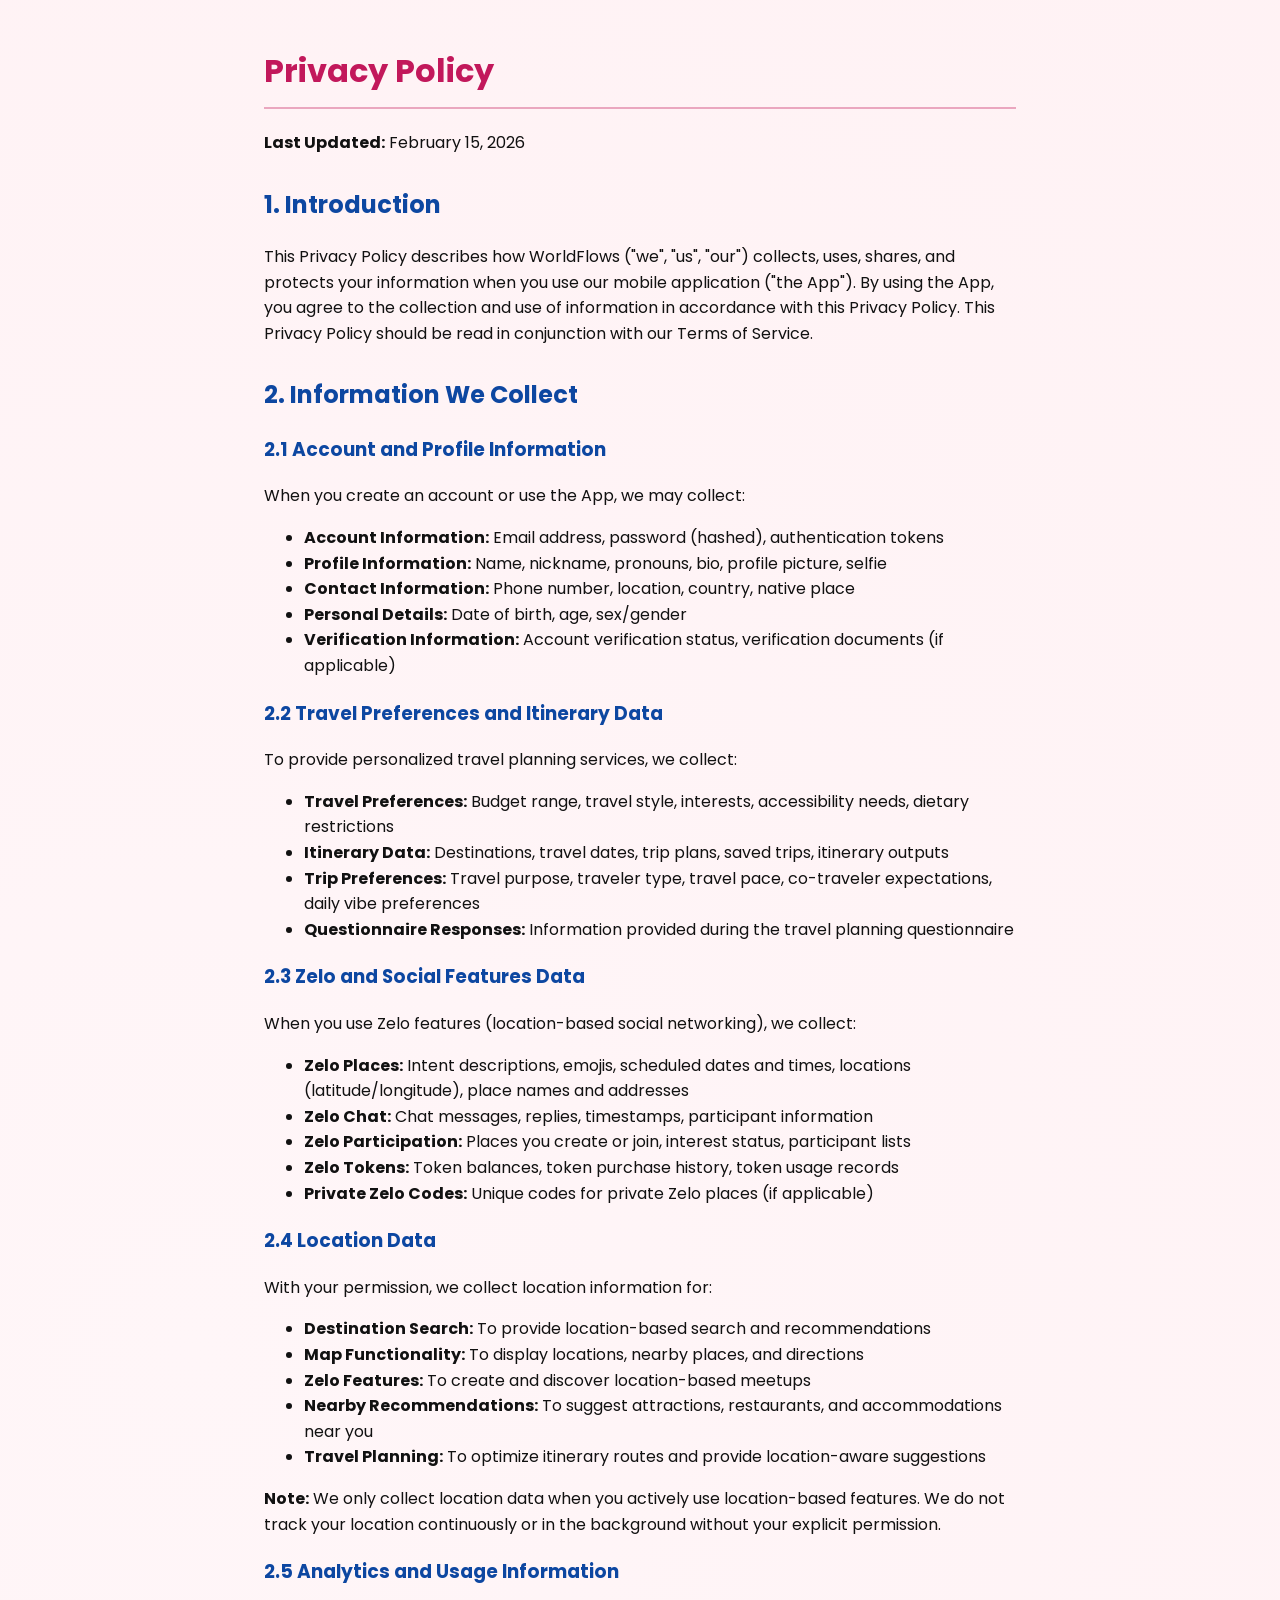
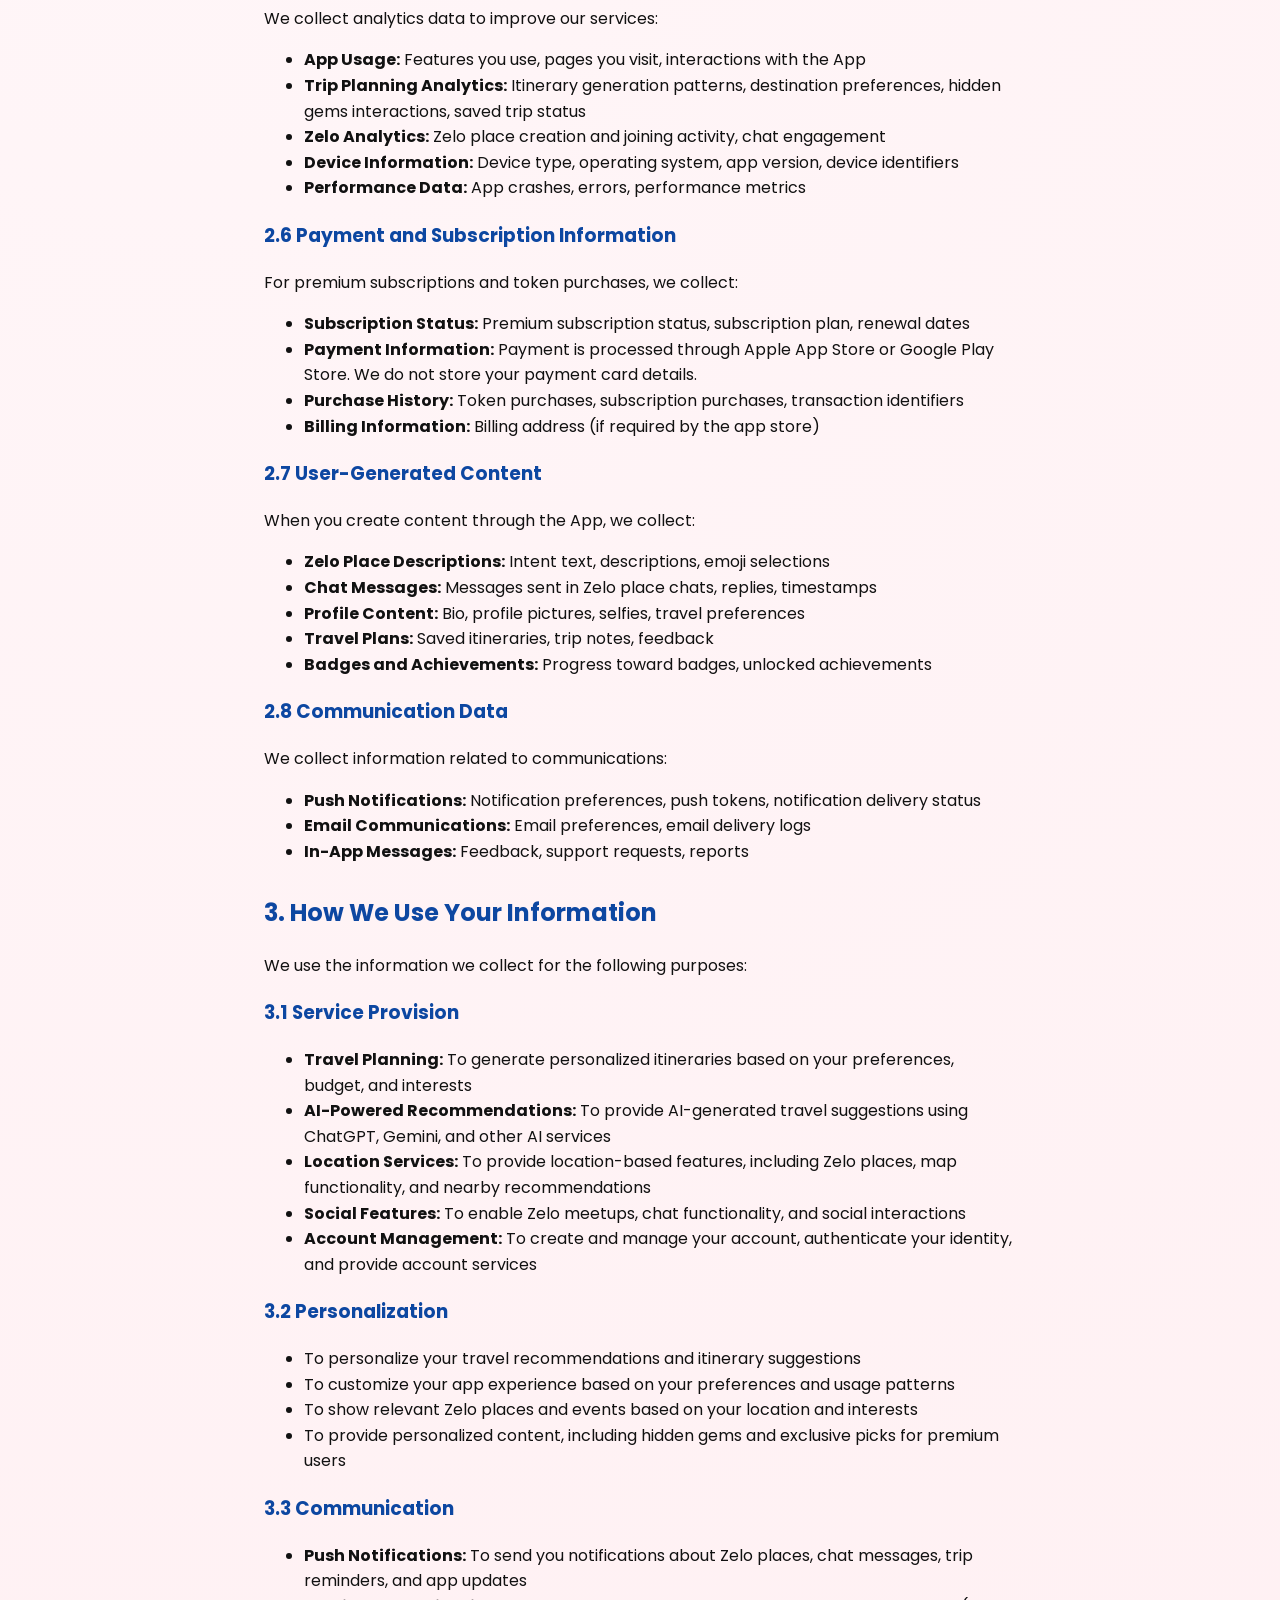
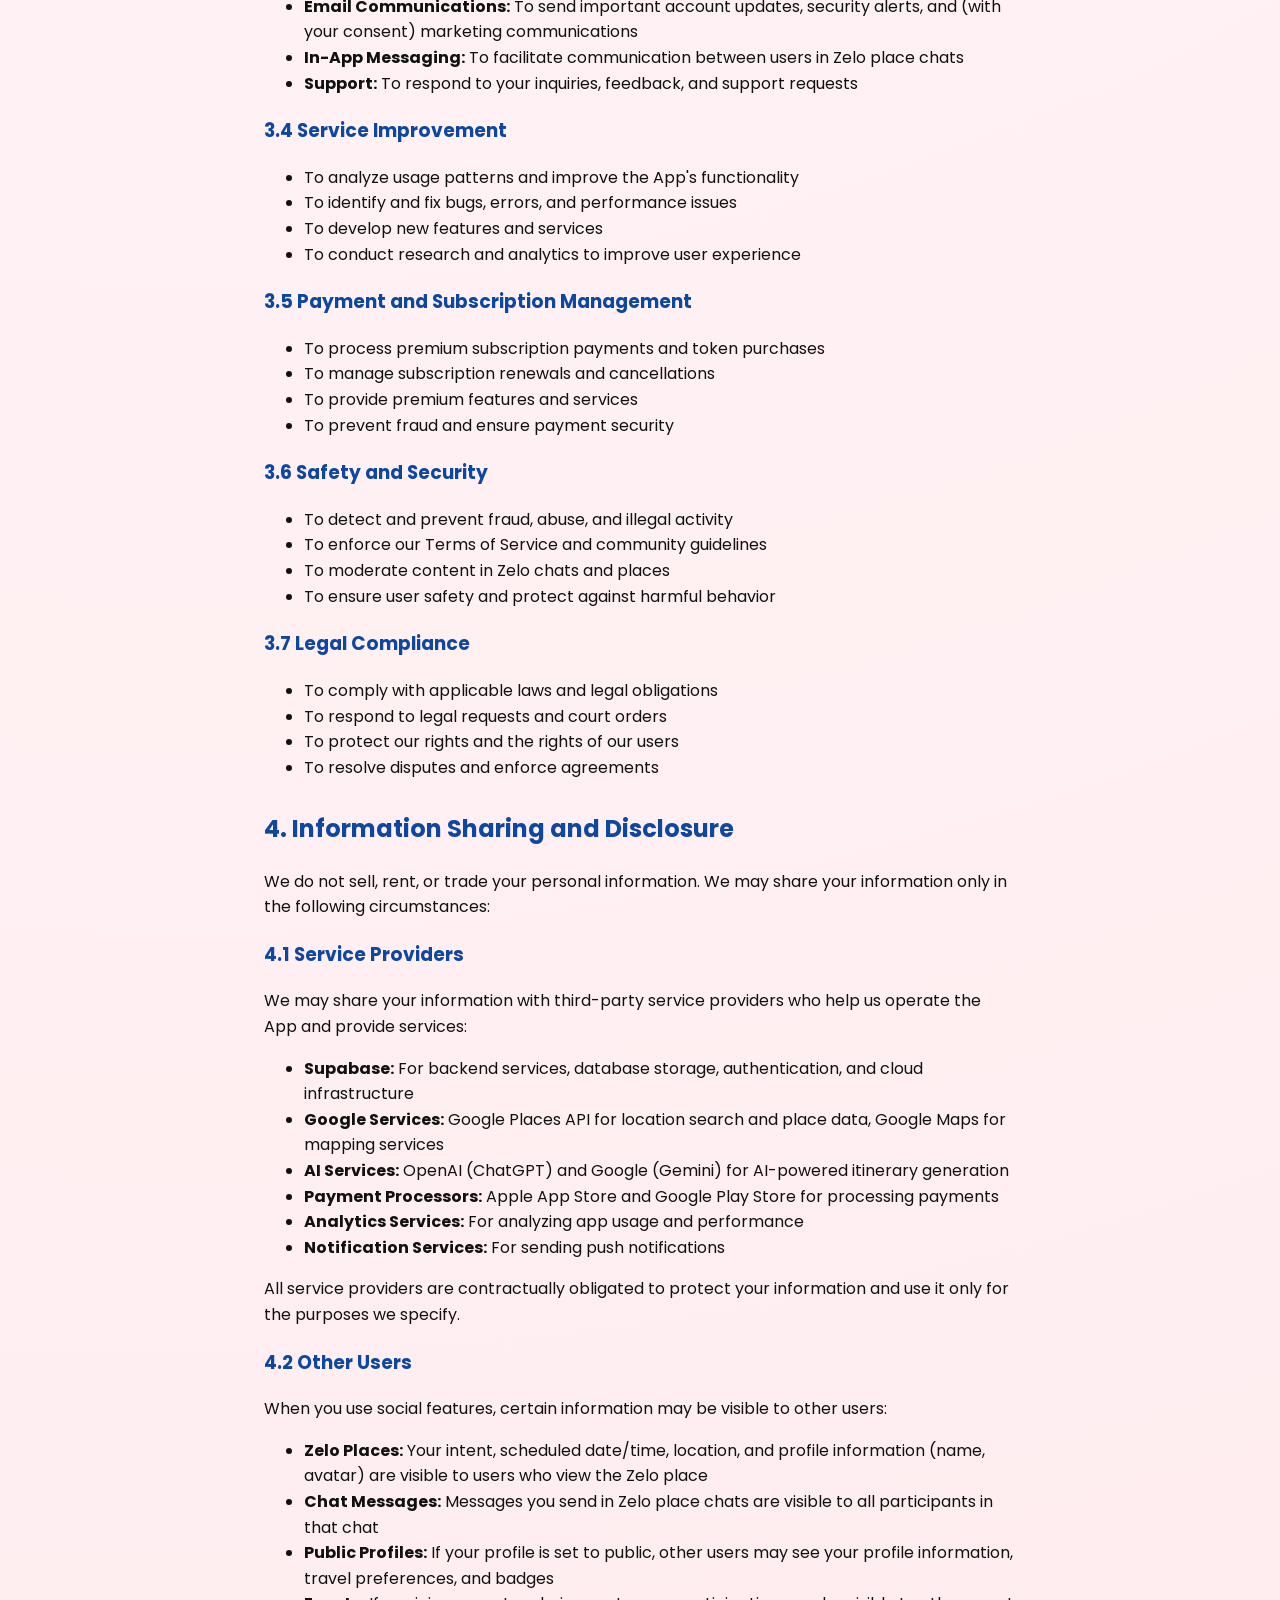
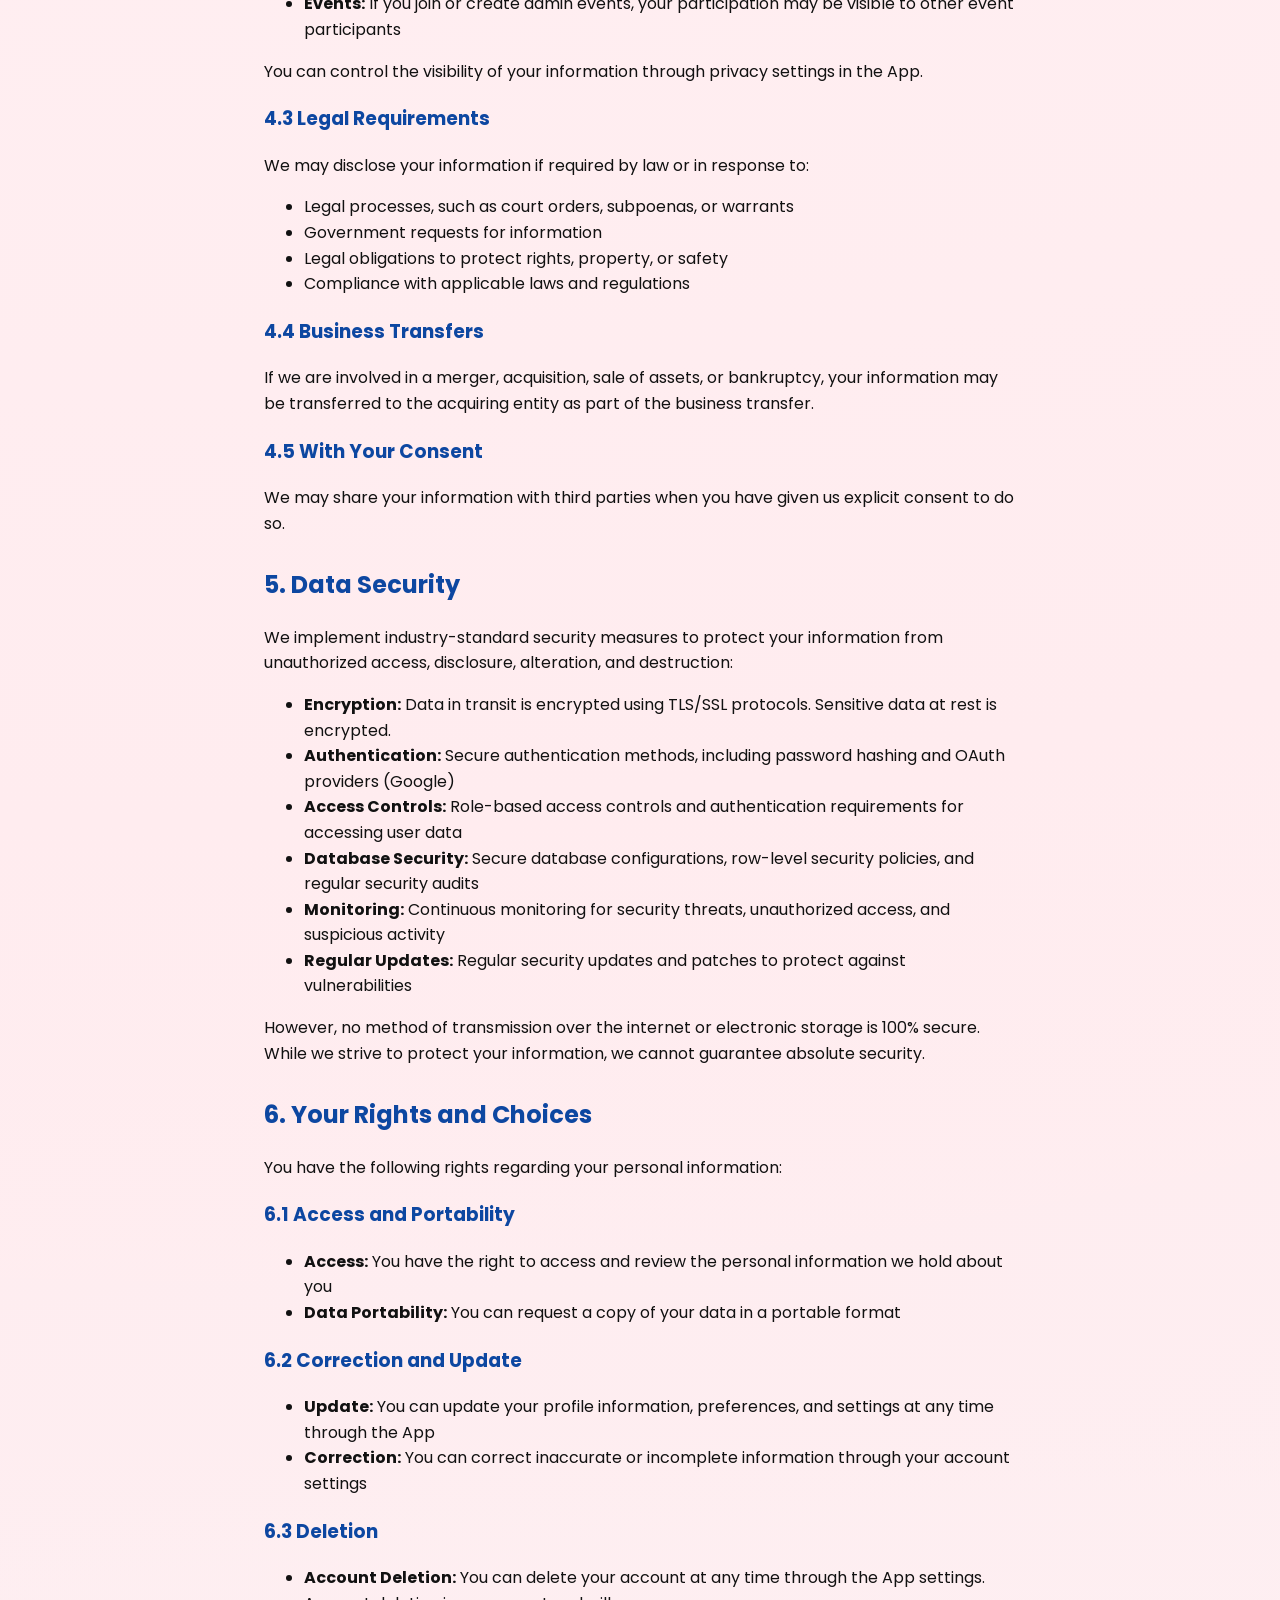
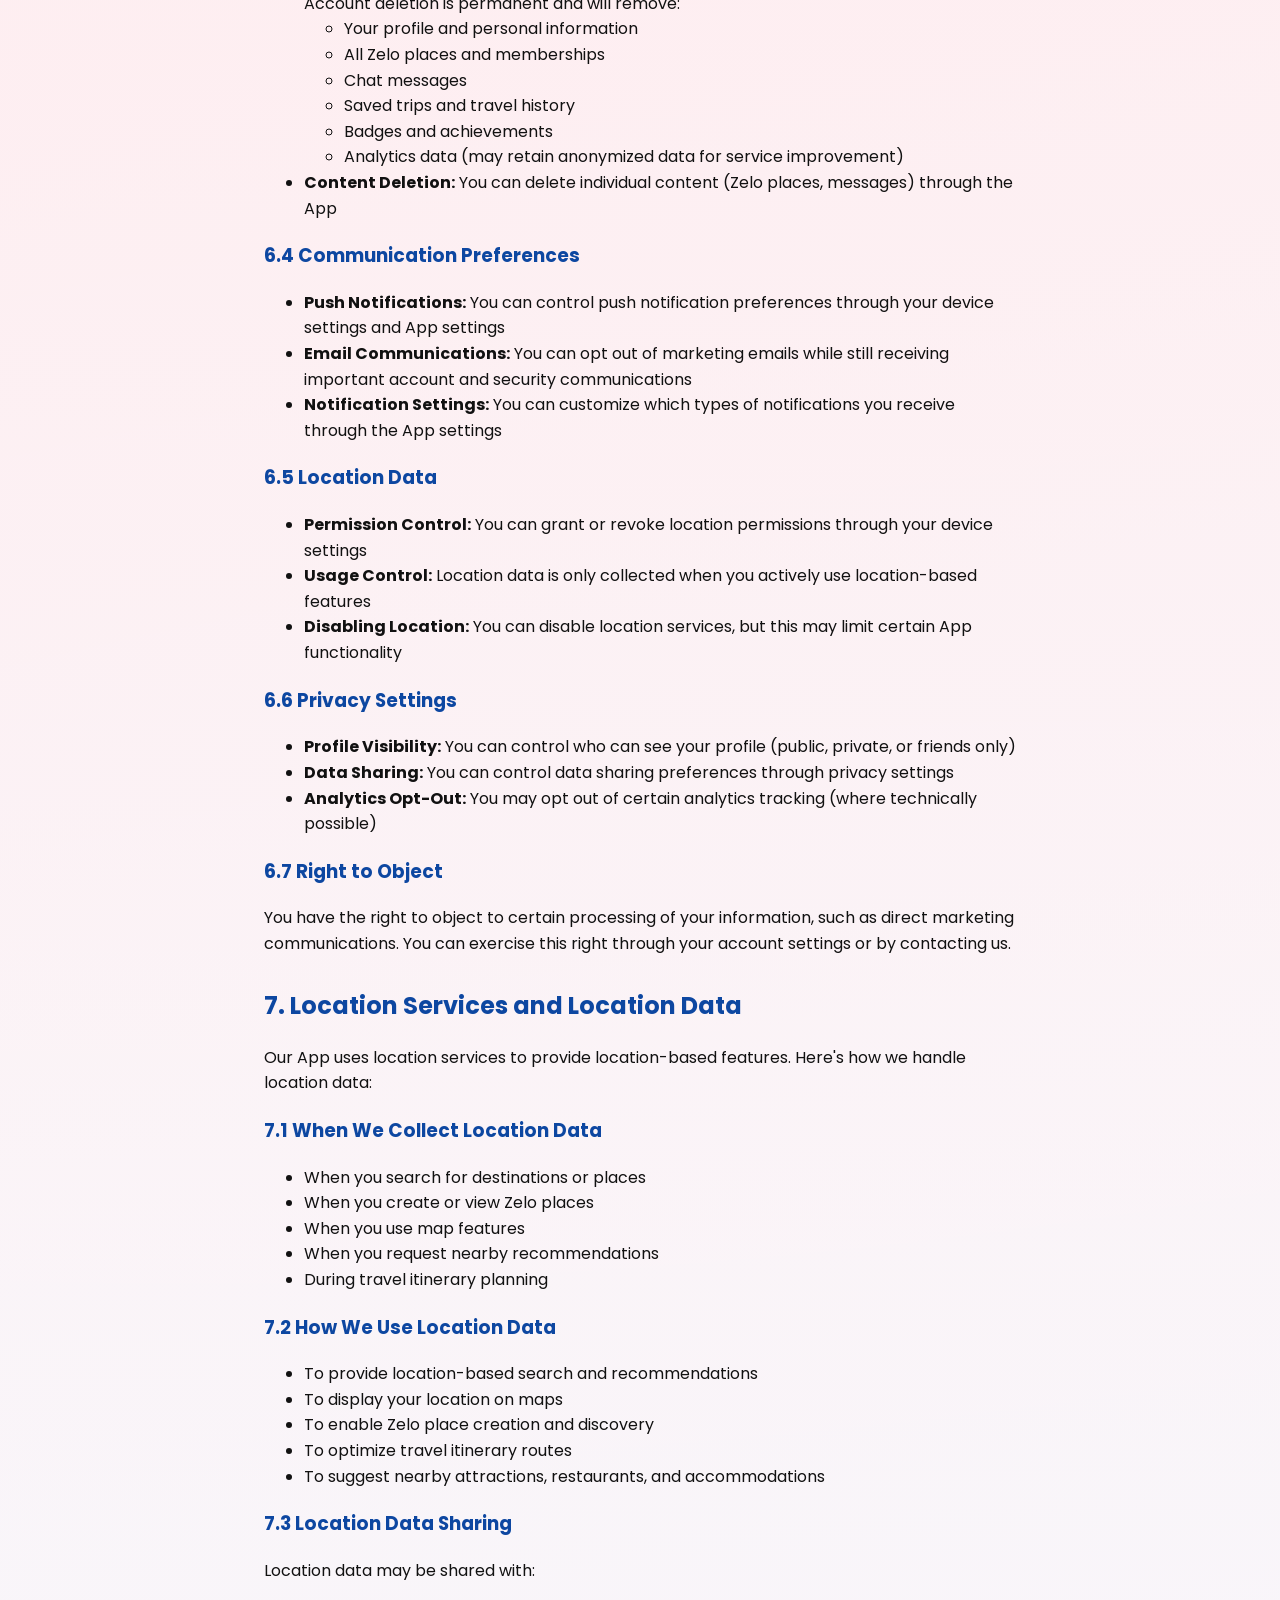
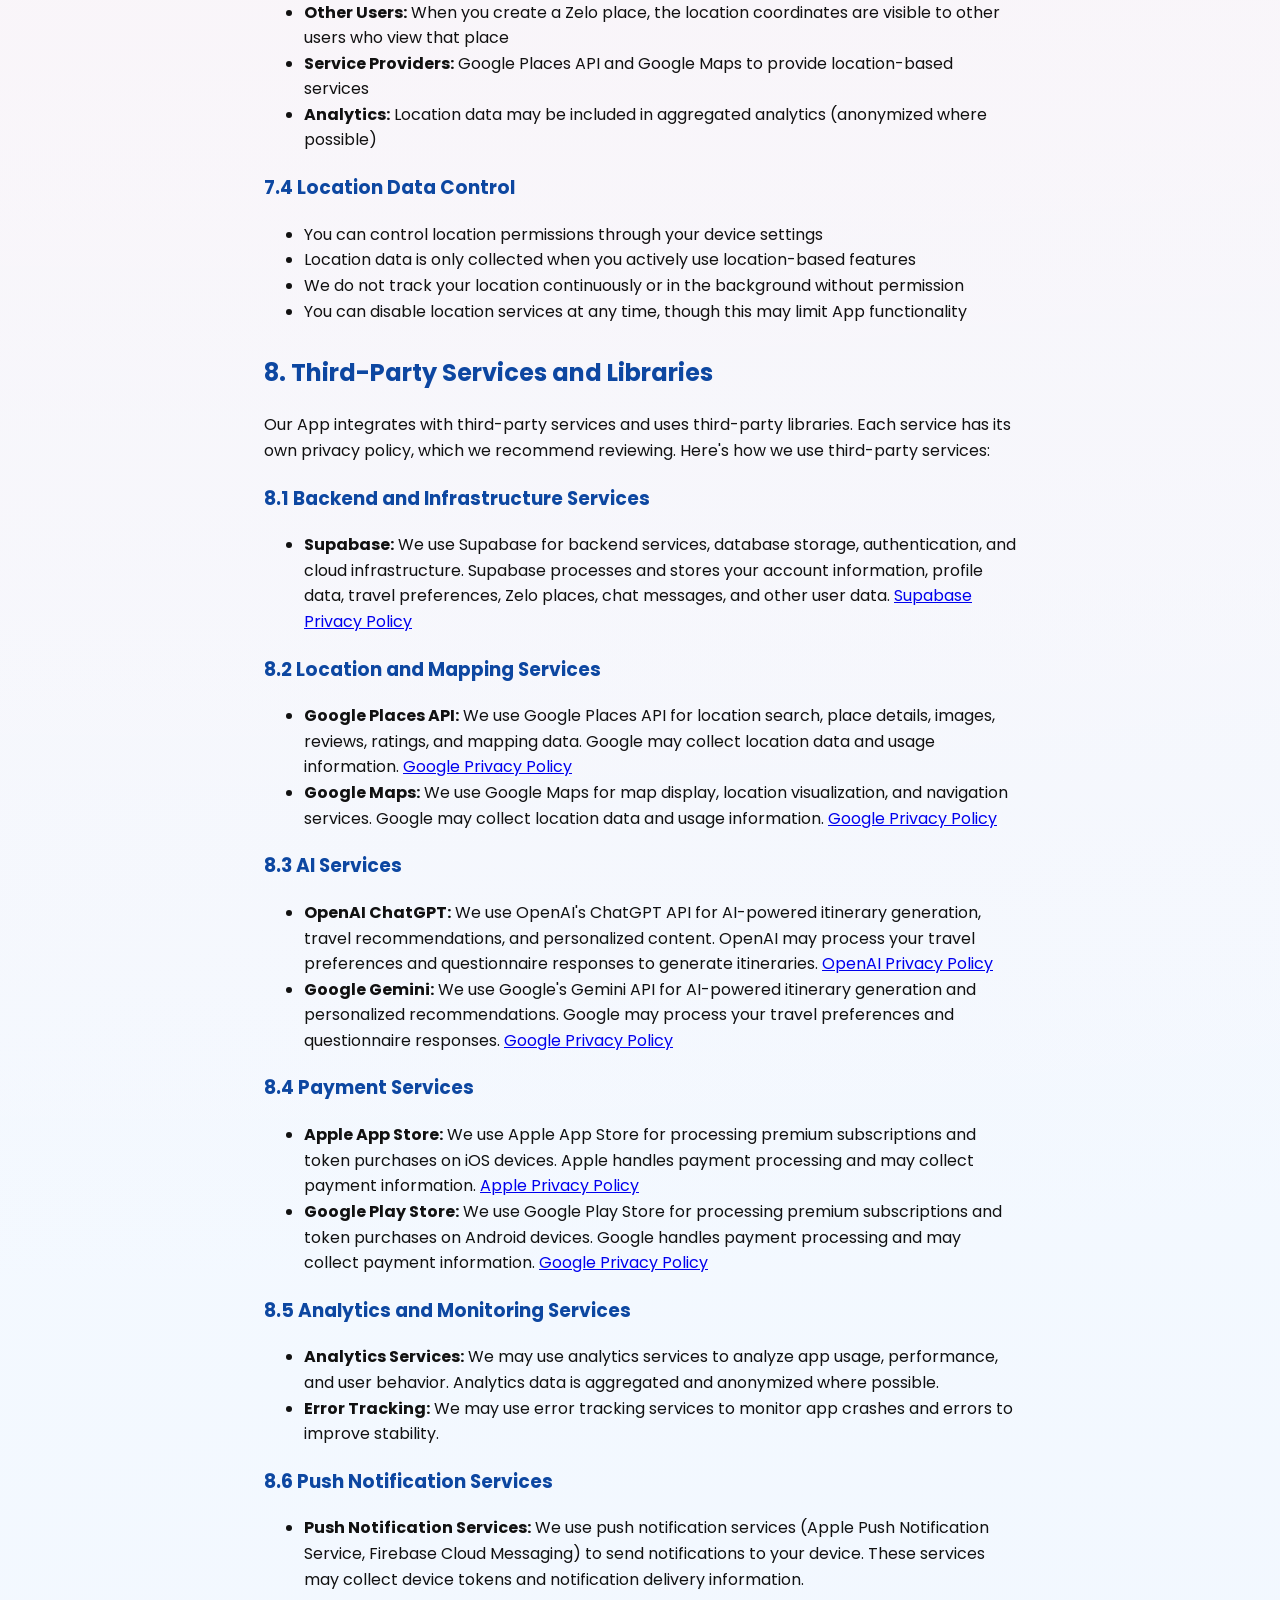
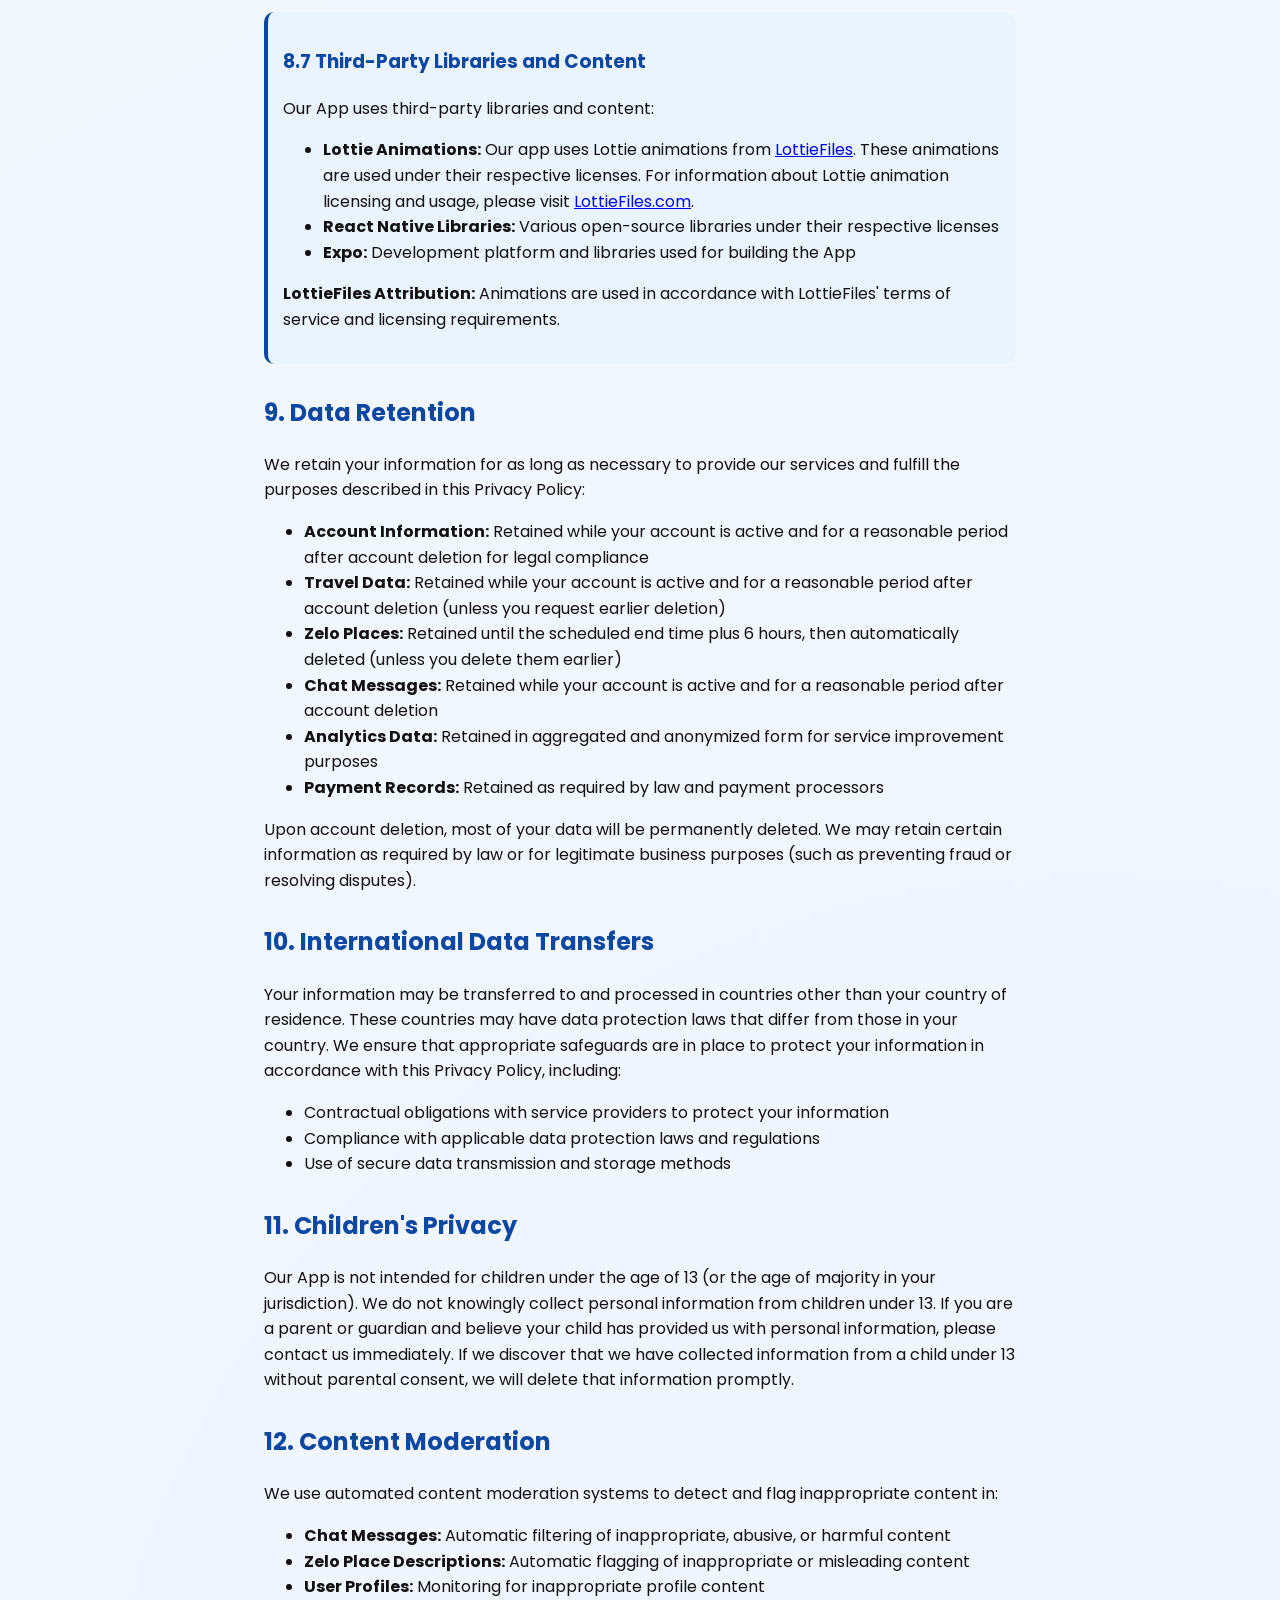
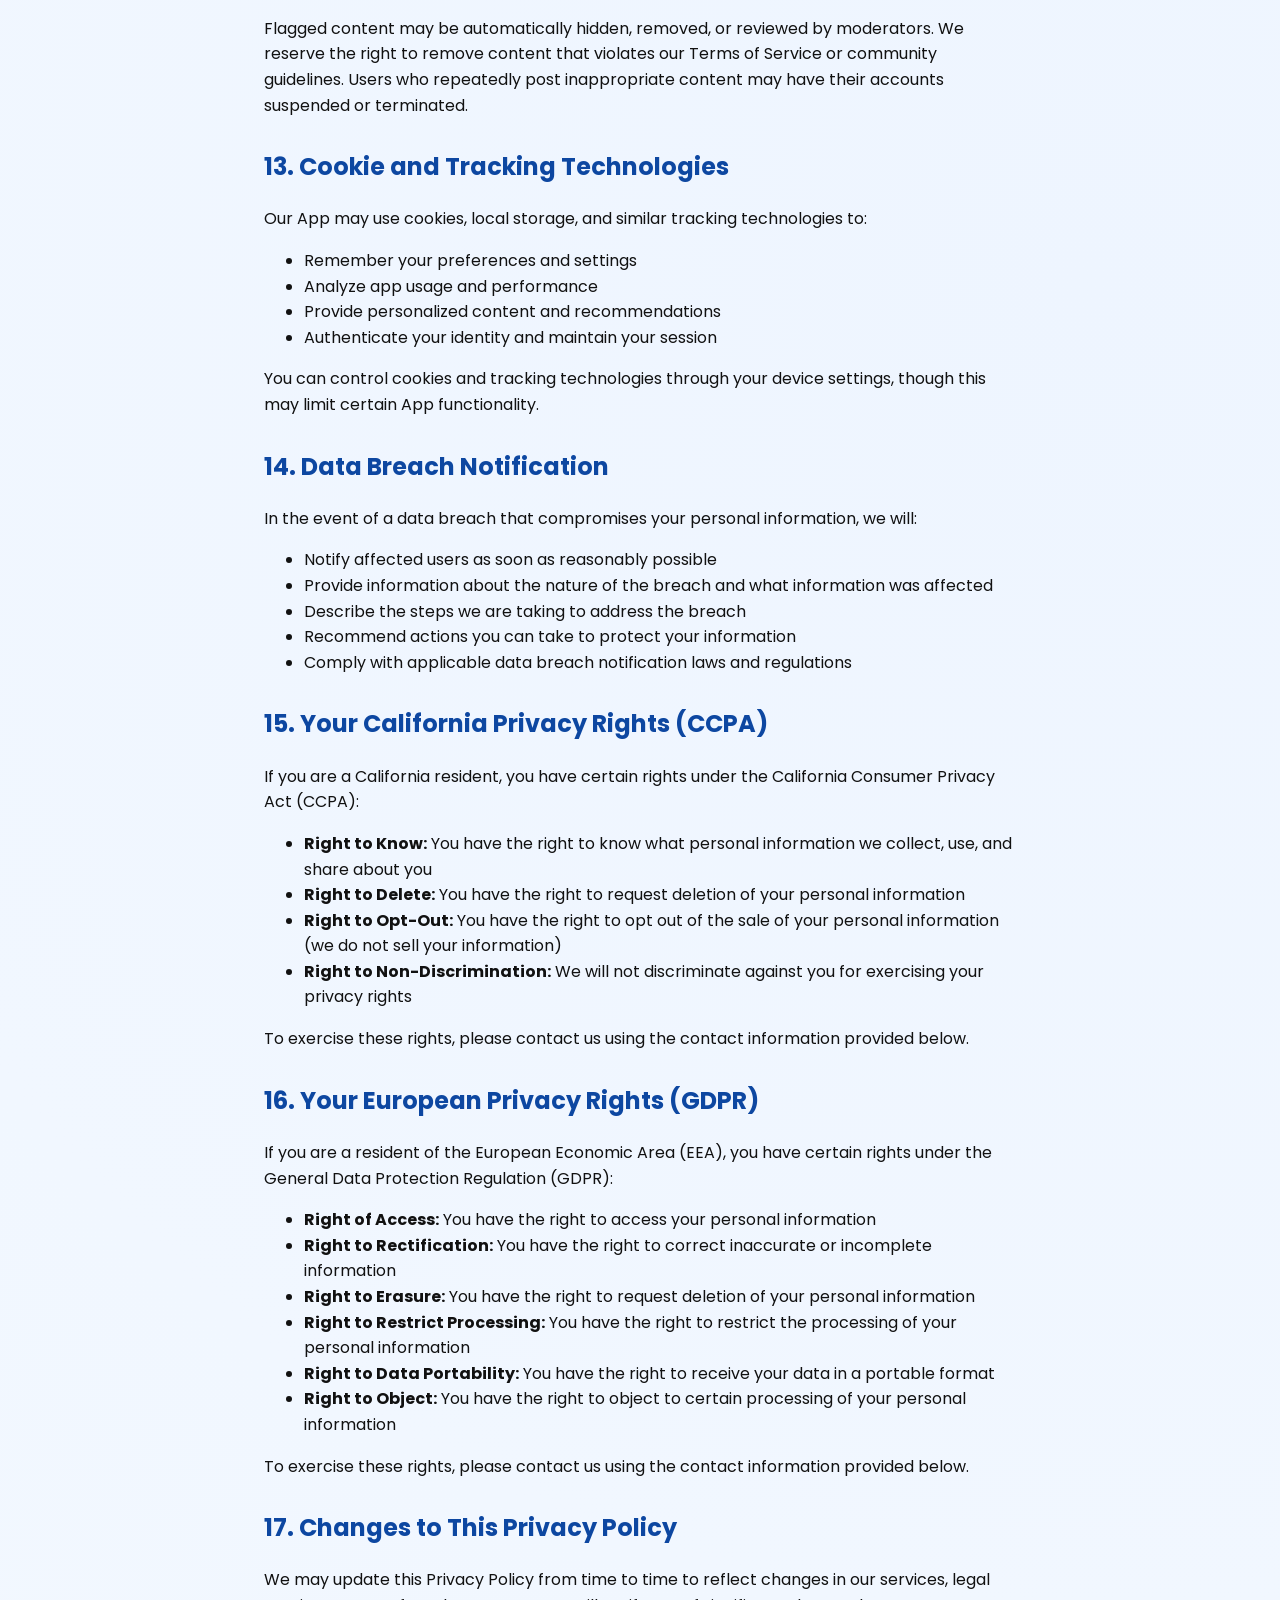
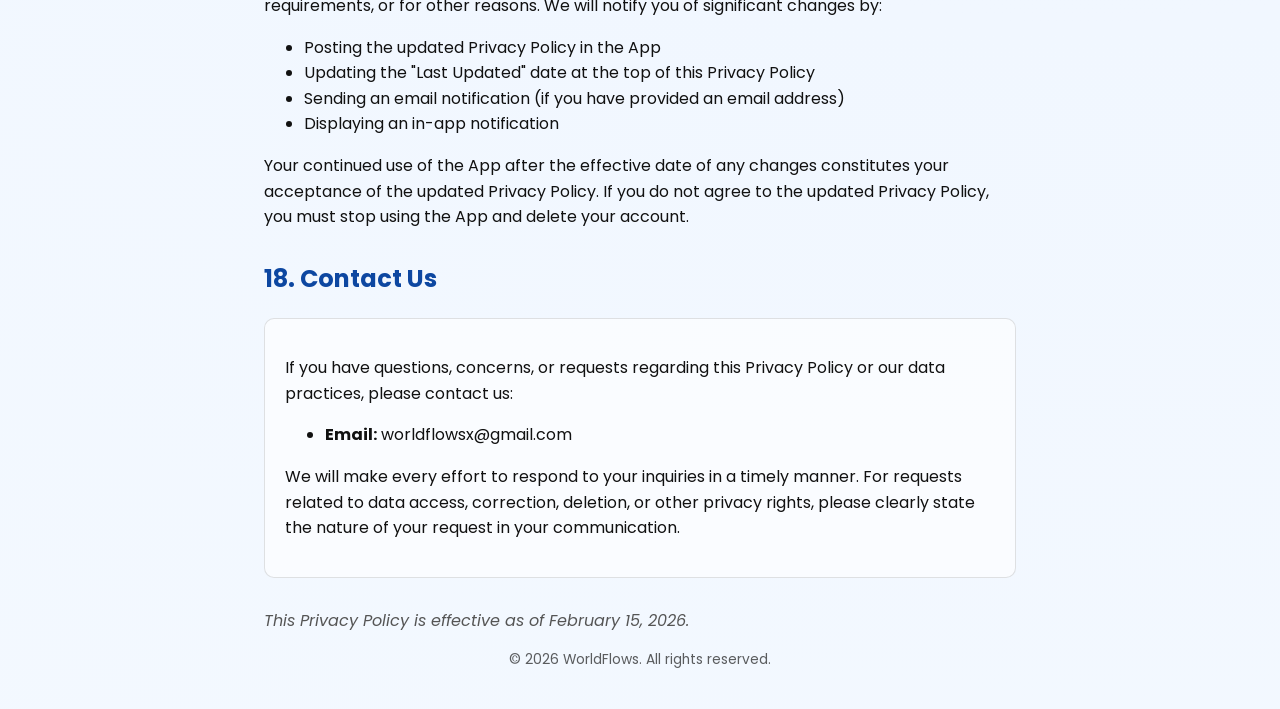
<file: privacy.html>
<!DOCTYPE html>
<html lang="en">
<head>
    <meta charset="UTF-8">
    <meta name="viewport" content="width=device-width, initial-scale=1.0">
    <title>Privacy Policy</title>
    <style>
        @import url('https://fonts.googleapis.com/css2?family=Poppins:wght@400;500;600;700&display=swap');

        :root {
            color-scheme: light;
        }

        * {
            box-sizing: border-box;
            font-family: inherit;
        }

        html {
            font-family: "Poppins", Arial, Helvetica, sans-serif;
            background:
                radial-gradient(circle at 15% 10%, #fff6f8 0%, #ffecef 35%, transparent 65%),
                radial-gradient(circle at 85% 85%, #eef5ff 0%, #f7fbff 35%, transparent 65%),
                linear-gradient(160deg, #f8f3ff 0%, #ffecec 45%, #f8fbff 100%);
        }

        body {
            line-height: 1.6;
            max-width: 800px;
            margin: 0 auto;
            padding: 24px;
            color: #111111;
            background: transparent;
        }

        h1 {
            color: #c2185b;
            border-bottom: 2px solid rgba(194, 24, 91, 0.35);
            padding-bottom: 10px;
        }

        h2,
        h3 {
            color: #0d47a1;
        }

        h2 {
            margin-top: 30px;
        }

        h3 {
            margin-top: 20px;
        }

        .contact {
            background: rgba(255, 255, 255, 0.6);
            padding: 20px;
            border-radius: 10px;
            margin: 20px 0;
            border: 1px solid rgba(17, 17, 17, 0.12);
        }

        .last-updated {
            font-style: italic;
            color: #555;
            margin-top: 30px;
        }

        .copyright {
            margin-top: 12px;
            font-size: 0.86rem;
            color: rgba(17, 17, 17, 0.68);
            text-align: center;
        }

        .attribution {
            background: rgba(232, 243, 255, 0.72);
            padding: 15px;
            border-radius: 10px;
            margin: 20px 0;
            border-left: 4px solid #0d47a1;
        }
    </style>
</head>
<body>
    <h1>Privacy Policy</h1>
    
    <p><strong>Last Updated:</strong> February 15, 2026</p>
    
    <h2>1. Introduction</h2>
    <p>This Privacy Policy describes how WorldFlows ("we", "us", "our") collects, uses, shares, and protects your information when you use our mobile application ("the App"). By using the App, you agree to the collection and use of information in accordance with this Privacy Policy. This Privacy Policy should be read in conjunction with our Terms of Service.</p>
    
    <h2>2. Information We Collect</h2>
    
    <h3>2.1 Account and Profile Information</h3>
    <p>When you create an account or use the App, we may collect:</p>
    <ul>
        <li><strong>Account Information:</strong> Email address, password (hashed), authentication tokens</li>
        <li><strong>Profile Information:</strong> Name, nickname, pronouns, bio, profile picture, selfie</li>
        <li><strong>Contact Information:</strong> Phone number, location, country, native place</li>
        <li><strong>Personal Details:</strong> Date of birth, age, sex/gender</li>
        <li><strong>Verification Information:</strong> Account verification status, verification documents (if applicable)</li>
    </ul>
    
    <h3>2.2 Travel Preferences and Itinerary Data</h3>
    <p>To provide personalized travel planning services, we collect:</p>
    <ul>
        <li><strong>Travel Preferences:</strong> Budget range, travel style, interests, accessibility needs, dietary restrictions</li>
        <li><strong>Itinerary Data:</strong> Destinations, travel dates, trip plans, saved trips, itinerary outputs</li>
        <li><strong>Trip Preferences:</strong> Travel purpose, traveler type, travel pace, co-traveler expectations, daily vibe preferences</li>
        <li><strong>Questionnaire Responses:</strong> Information provided during the travel planning questionnaire</li>
    </ul>
    
    <h3>2.3 Zelo and Social Features Data</h3>
    <p>When you use Zelo features (location-based social networking), we collect:</p>
    <ul>
        <li><strong>Zelo Places:</strong> Intent descriptions, emojis, scheduled dates and times, locations (latitude/longitude), place names and addresses</li>
        <li><strong>Zelo Chat:</strong> Chat messages, replies, timestamps, participant information</li>
        <li><strong>Zelo Participation:</strong> Places you create or join, interest status, participant lists</li>
        <li><strong>Zelo Tokens:</strong> Token balances, token purchase history, token usage records</li>
        <li><strong>Private Zelo Codes:</strong> Unique codes for private Zelo places (if applicable)</li>
    </ul>
    
    <h3>2.4 Location Data</h3>
    <p>With your permission, we collect location information for:</p>
    <ul>
        <li><strong>Destination Search:</strong> To provide location-based search and recommendations</li>
        <li><strong>Map Functionality:</strong> To display locations, nearby places, and directions</li>
        <li><strong>Zelo Features:</strong> To create and discover location-based meetups</li>
        <li><strong>Nearby Recommendations:</strong> To suggest attractions, restaurants, and accommodations near you</li>
        <li><strong>Travel Planning:</strong> To optimize itinerary routes and provide location-aware suggestions</li>
    </ul>
    <p><strong>Note:</strong> We only collect location data when you actively use location-based features. We do not track your location continuously or in the background without your explicit permission.</p>
    
    <h3>2.5 Analytics and Usage Information</h3>
    <p>We collect analytics data to improve our services:</p>
    <ul>
        <li><strong>App Usage:</strong> Features you use, pages you visit, interactions with the App</li>
        <li><strong>Trip Planning Analytics:</strong> Itinerary generation patterns, destination preferences, hidden gems interactions, saved trip status</li>
        <li><strong>Zelo Analytics:</strong> Zelo place creation and joining activity, chat engagement</li>
        <li><strong>Device Information:</strong> Device type, operating system, app version, device identifiers</li>
        <li><strong>Performance Data:</strong> App crashes, errors, performance metrics</li>
    </ul>
    
    <h3>2.6 Payment and Subscription Information</h3>
    <p>For premium subscriptions and token purchases, we collect:</p>
    <ul>
        <li><strong>Subscription Status:</strong> Premium subscription status, subscription plan, renewal dates</li>
        <li><strong>Payment Information:</strong> Payment is processed through Apple App Store or Google Play Store. We do not store your payment card details.</li>
        <li><strong>Purchase History:</strong> Token purchases, subscription purchases, transaction identifiers</li>
        <li><strong>Billing Information:</strong> Billing address (if required by the app store)</li>
    </ul>
    
    <h3>2.7 User-Generated Content</h3>
    <p>When you create content through the App, we collect:</p>
    <ul>
        <li><strong>Zelo Place Descriptions:</strong> Intent text, descriptions, emoji selections</li>
        <li><strong>Chat Messages:</strong> Messages sent in Zelo place chats, replies, timestamps</li>
        <li><strong>Profile Content:</strong> Bio, profile pictures, selfies, travel preferences</li>
        <li><strong>Travel Plans:</strong> Saved itineraries, trip notes, feedback</li>
        <li><strong>Badges and Achievements:</strong> Progress toward badges, unlocked achievements</li>
    </ul>
    
    <h3>2.8 Communication Data</h3>
    <p>We collect information related to communications:</p>
    <ul>
        <li><strong>Push Notifications:</strong> Notification preferences, push tokens, notification delivery status</li>
        <li><strong>Email Communications:</strong> Email preferences, email delivery logs</li>
        <li><strong>In-App Messages:</strong> Feedback, support requests, reports</li>
    </ul>
    
    <h2>3. How We Use Your Information</h2>
    <p>We use the information we collect for the following purposes:</p>
    
    <h3>3.1 Service Provision</h3>
    <ul>
        <li><strong>Travel Planning:</strong> To generate personalized itineraries based on your preferences, budget, and interests</li>
        <li><strong>AI-Powered Recommendations:</strong> To provide AI-generated travel suggestions using ChatGPT, Gemini, and other AI services</li>
        <li><strong>Location Services:</strong> To provide location-based features, including Zelo places, map functionality, and nearby recommendations</li>
        <li><strong>Social Features:</strong> To enable Zelo meetups, chat functionality, and social interactions</li>
        <li><strong>Account Management:</strong> To create and manage your account, authenticate your identity, and provide account services</li>
    </ul>
    
    <h3>3.2 Personalization</h3>
    <ul>
        <li>To personalize your travel recommendations and itinerary suggestions</li>
        <li>To customize your app experience based on your preferences and usage patterns</li>
        <li>To show relevant Zelo places and events based on your location and interests</li>
        <li>To provide personalized content, including hidden gems and exclusive picks for premium users</li>
    </ul>
    
    <h3>3.3 Communication</h3>
    <ul>
        <li><strong>Push Notifications:</strong> To send you notifications about Zelo places, chat messages, trip reminders, and app updates</li>
        <li><strong>Email Communications:</strong> To send important account updates, security alerts, and (with your consent) marketing communications</li>
        <li><strong>In-App Messaging:</strong> To facilitate communication between users in Zelo place chats</li>
        <li><strong>Support:</strong> To respond to your inquiries, feedback, and support requests</li>
    </ul>
    
    <h3>3.4 Service Improvement</h3>
    <ul>
        <li>To analyze usage patterns and improve the App's functionality</li>
        <li>To identify and fix bugs, errors, and performance issues</li>
        <li>To develop new features and services</li>
        <li>To conduct research and analytics to improve user experience</li>
    </ul>
    
    <h3>3.5 Payment and Subscription Management</h3>
    <ul>
        <li>To process premium subscription payments and token purchases</li>
        <li>To manage subscription renewals and cancellations</li>
        <li>To provide premium features and services</li>
        <li>To prevent fraud and ensure payment security</li>
    </ul>
    
    <h3>3.6 Safety and Security</h3>
    <ul>
        <li>To detect and prevent fraud, abuse, and illegal activity</li>
        <li>To enforce our Terms of Service and community guidelines</li>
        <li>To moderate content in Zelo chats and places</li>
        <li>To ensure user safety and protect against harmful behavior</li>
    </ul>
    
    <h3>3.7 Legal Compliance</h3>
    <ul>
        <li>To comply with applicable laws and legal obligations</li>
        <li>To respond to legal requests and court orders</li>
        <li>To protect our rights and the rights of our users</li>
        <li>To resolve disputes and enforce agreements</li>
    </ul>
    
    <h2>4. Information Sharing and Disclosure</h2>
    <p>We do not sell, rent, or trade your personal information. We may share your information only in the following circumstances:</p>
    
    <h3>4.1 Service Providers</h3>
    <p>We may share your information with third-party service providers who help us operate the App and provide services:</p>
    <ul>
        <li><strong>Supabase:</strong> For backend services, database storage, authentication, and cloud infrastructure</li>
        <li><strong>Google Services:</strong> Google Places API for location search and place data, Google Maps for mapping services</li>
        <li><strong>AI Services:</strong> OpenAI (ChatGPT) and Google (Gemini) for AI-powered itinerary generation</li>
        <li><strong>Payment Processors:</strong> Apple App Store and Google Play Store for processing payments</li>
        <li><strong>Analytics Services:</strong> For analyzing app usage and performance</li>
        <li><strong>Notification Services:</strong> For sending push notifications</li>
    </ul>
    <p>All service providers are contractually obligated to protect your information and use it only for the purposes we specify.</p>
    
    <h3>4.2 Other Users</h3>
    <p>When you use social features, certain information may be visible to other users:</p>
    <ul>
        <li><strong>Zelo Places:</strong> Your intent, scheduled date/time, location, and profile information (name, avatar) are visible to users who view the Zelo place</li>
        <li><strong>Chat Messages:</strong> Messages you send in Zelo place chats are visible to all participants in that chat</li>
        <li><strong>Public Profiles:</strong> If your profile is set to public, other users may see your profile information, travel preferences, and badges</li>
        <li><strong>Events:</strong> If you join or create admin events, your participation may be visible to other event participants</li>
    </ul>
    <p>You can control the visibility of your information through privacy settings in the App.</p>
    
    <h3>4.3 Legal Requirements</h3>
    <p>We may disclose your information if required by law or in response to:</p>
    <ul>
        <li>Legal processes, such as court orders, subpoenas, or warrants</li>
        <li>Government requests for information</li>
        <li>Legal obligations to protect rights, property, or safety</li>
        <li>Compliance with applicable laws and regulations</li>
    </ul>
    
    <h3>4.4 Business Transfers</h3>
    <p>If we are involved in a merger, acquisition, sale of assets, or bankruptcy, your information may be transferred to the acquiring entity as part of the business transfer.</p>
    
    <h3>4.5 With Your Consent</h3>
    <p>We may share your information with third parties when you have given us explicit consent to do so.</p>
    
    <h2>5. Data Security</h2>
    <p>We implement industry-standard security measures to protect your information from unauthorized access, disclosure, alteration, and destruction:</p>
    <ul>
        <li><strong>Encryption:</strong> Data in transit is encrypted using TLS/SSL protocols. Sensitive data at rest is encrypted.</li>
        <li><strong>Authentication:</strong> Secure authentication methods, including password hashing and OAuth providers (Google)</li>
        <li><strong>Access Controls:</strong> Role-based access controls and authentication requirements for accessing user data</li>
        <li><strong>Database Security:</strong> Secure database configurations, row-level security policies, and regular security audits</li>
        <li><strong>Monitoring:</strong> Continuous monitoring for security threats, unauthorized access, and suspicious activity</li>
        <li><strong>Regular Updates:</strong> Regular security updates and patches to protect against vulnerabilities</li>
    </ul>
    <p>However, no method of transmission over the internet or electronic storage is 100% secure. While we strive to protect your information, we cannot guarantee absolute security.</p>
    
    <h2>6. Your Rights and Choices</h2>
    <p>You have the following rights regarding your personal information:</p>
    
    <h3>6.1 Access and Portability</h3>
    <ul>
        <li><strong>Access:</strong> You have the right to access and review the personal information we hold about you</li>
        <li><strong>Data Portability:</strong> You can request a copy of your data in a portable format</li>
    </ul>
    
    <h3>6.2 Correction and Update</h3>
    <ul>
        <li><strong>Update:</strong> You can update your profile information, preferences, and settings at any time through the App</li>
        <li><strong>Correction:</strong> You can correct inaccurate or incomplete information through your account settings</li>
    </ul>
    
    <h3>6.3 Deletion</h3>
    <ul>
        <li><strong>Account Deletion:</strong> You can delete your account at any time through the App settings. Account deletion is permanent and will remove:</li>
        <ul>
            <li>Your profile and personal information</li>
            <li>All Zelo places and memberships</li>
            <li>Chat messages</li>
            <li>Saved trips and travel history</li>
            <li>Badges and achievements</li>
            <li>Analytics data (may retain anonymized data for service improvement)</li>
        </ul>
        <li><strong>Content Deletion:</strong> You can delete individual content (Zelo places, messages) through the App</li>
    </ul>
    
    <h3>6.4 Communication Preferences</h3>
    <ul>
        <li><strong>Push Notifications:</strong> You can control push notification preferences through your device settings and App settings</li>
        <li><strong>Email Communications:</strong> You can opt out of marketing emails while still receiving important account and security communications</li>
        <li><strong>Notification Settings:</strong> You can customize which types of notifications you receive through the App settings</li>
    </ul>
    
    <h3>6.5 Location Data</h3>
    <ul>
        <li><strong>Permission Control:</strong> You can grant or revoke location permissions through your device settings</li>
        <li><strong>Usage Control:</strong> Location data is only collected when you actively use location-based features</li>
        <li><strong>Disabling Location:</strong> You can disable location services, but this may limit certain App functionality</li>
    </ul>
    
    <h3>6.6 Privacy Settings</h3>
    <ul>
        <li><strong>Profile Visibility:</strong> You can control who can see your profile (public, private, or friends only)</li>
        <li><strong>Data Sharing:</strong> You can control data sharing preferences through privacy settings</li>
        <li><strong>Analytics Opt-Out:</strong> You may opt out of certain analytics tracking (where technically possible)</li>
    </ul>
    
    <h3>6.7 Right to Object</h3>
    <p>You have the right to object to certain processing of your information, such as direct marketing communications. You can exercise this right through your account settings or by contacting us.</p>
    
    <h2>7. Location Services and Location Data</h2>
    <p>Our App uses location services to provide location-based features. Here's how we handle location data:</p>
    
    <h3>7.1 When We Collect Location Data</h3>
    <ul>
        <li>When you search for destinations or places</li>
        <li>When you create or view Zelo places</li>
        <li>When you use map features</li>
        <li>When you request nearby recommendations</li>
        <li>During travel itinerary planning</li>
    </ul>
    
    <h3>7.2 How We Use Location Data</h3>
    <ul>
        <li>To provide location-based search and recommendations</li>
        <li>To display your location on maps</li>
        <li>To enable Zelo place creation and discovery</li>
        <li>To optimize travel itinerary routes</li>
        <li>To suggest nearby attractions, restaurants, and accommodations</li>
    </ul>
    
    <h3>7.3 Location Data Sharing</h3>
    <p>Location data may be shared with:</p>
    <ul>
        <li><strong>Other Users:</strong> When you create a Zelo place, the location coordinates are visible to other users who view that place</li>
        <li><strong>Service Providers:</strong> Google Places API and Google Maps to provide location-based services</li>
        <li><strong>Analytics:</strong> Location data may be included in aggregated analytics (anonymized where possible)</li>
    </ul>
    
    <h3>7.4 Location Data Control</h3>
    <ul>
        <li>You can control location permissions through your device settings</li>
        <li>Location data is only collected when you actively use location-based features</li>
        <li>We do not track your location continuously or in the background without permission</li>
        <li>You can disable location services at any time, though this may limit App functionality</li>
    </ul>
    
    <h2>8. Third-Party Services and Libraries</h2>
    <p>Our App integrates with third-party services and uses third-party libraries. Each service has its own privacy policy, which we recommend reviewing. Here's how we use third-party services:</p>
    
    <h3>8.1 Backend and Infrastructure Services</h3>
    <ul>
        <li><strong>Supabase:</strong> We use Supabase for backend services, database storage, authentication, and cloud infrastructure. Supabase processes and stores your account information, profile data, travel preferences, Zelo places, chat messages, and other user data. <a href="https://supabase.com/privacy" target="_blank" rel="noopener">Supabase Privacy Policy</a></li>
    </ul>
    
    <h3>8.2 Location and Mapping Services</h3>
    <ul>
        <li><strong>Google Places API:</strong> We use Google Places API for location search, place details, images, reviews, ratings, and mapping data. Google may collect location data and usage information. <a href="https://policies.google.com/privacy" target="_blank" rel="noopener">Google Privacy Policy</a></li>
        <li><strong>Google Maps:</strong> We use Google Maps for map display, location visualization, and navigation services. Google may collect location data and usage information. <a href="https://policies.google.com/privacy" target="_blank" rel="noopener">Google Privacy Policy</a></li>
    </ul>
    
    <h3>8.3 AI Services</h3>
    <ul>
        <li><strong>OpenAI ChatGPT:</strong> We use OpenAI's ChatGPT API for AI-powered itinerary generation, travel recommendations, and personalized content. OpenAI may process your travel preferences and questionnaire responses to generate itineraries. <a href="https://openai.com/privacy" target="_blank" rel="noopener">OpenAI Privacy Policy</a></li>
        <li><strong>Google Gemini:</strong> We use Google's Gemini API for AI-powered itinerary generation and personalized recommendations. Google may process your travel preferences and questionnaire responses. <a href="https://policies.google.com/privacy" target="_blank" rel="noopener">Google Privacy Policy</a></li>
    </ul>
    
    <h3>8.4 Payment Services</h3>
    <ul>
        <li><strong>Apple App Store:</strong> We use Apple App Store for processing premium subscriptions and token purchases on iOS devices. Apple handles payment processing and may collect payment information. <a href="https://www.apple.com/privacy" target="_blank" rel="noopener">Apple Privacy Policy</a></li>
        <li><strong>Google Play Store:</strong> We use Google Play Store for processing premium subscriptions and token purchases on Android devices. Google handles payment processing and may collect payment information. <a href="https://policies.google.com/privacy" target="_blank" rel="noopener">Google Privacy Policy</a></li>
    </ul>
    
    <h3>8.5 Analytics and Monitoring Services</h3>
    <ul>
        <li><strong>Analytics Services:</strong> We may use analytics services to analyze app usage, performance, and user behavior. Analytics data is aggregated and anonymized where possible.</li>
        <li><strong>Error Tracking:</strong> We may use error tracking services to monitor app crashes and errors to improve stability.</li>
    </ul>
    
    <h3>8.6 Push Notification Services</h3>
    <ul>
        <li><strong>Push Notification Services:</strong> We use push notification services (Apple Push Notification Service, Firebase Cloud Messaging) to send notifications to your device. These services may collect device tokens and notification delivery information.</li>
    </ul>
    
    <div class="attribution">
        <h3>8.7 Third-Party Libraries and Content</h3>
        <p>Our App uses third-party libraries and content:</p>
        <ul>
            <li><strong>Lottie Animations:</strong> Our app uses Lottie animations from <a href="https://lottiefiles.com/" target="_blank" rel="noopener">LottieFiles</a>. These animations are used under their respective licenses. For information about Lottie animation licensing and usage, please visit <a href="https://lottiefiles.com/" target="_blank" rel="noopener">LottieFiles.com</a>.</li>
            <li><strong>React Native Libraries:</strong> Various open-source libraries under their respective licenses</li>
            <li><strong>Expo:</strong> Development platform and libraries used for building the App</li>
        </ul>
        <p><strong>LottieFiles Attribution:</strong> Animations are used in accordance with LottieFiles' terms of service and licensing requirements.</p>
    </div>
    
    <h2>9. Data Retention</h2>
    <p>We retain your information for as long as necessary to provide our services and fulfill the purposes described in this Privacy Policy:</p>
    <ul>
        <li><strong>Account Information:</strong> Retained while your account is active and for a reasonable period after account deletion for legal compliance</li>
        <li><strong>Travel Data:</strong> Retained while your account is active and for a reasonable period after account deletion (unless you request earlier deletion)</li>
        <li><strong>Zelo Places:</strong> Retained until the scheduled end time plus 6 hours, then automatically deleted (unless you delete them earlier)</li>
        <li><strong>Chat Messages:</strong> Retained while your account is active and for a reasonable period after account deletion</li>
        <li><strong>Analytics Data:</strong> Retained in aggregated and anonymized form for service improvement purposes</li>
        <li><strong>Payment Records:</strong> Retained as required by law and payment processors</li>
    </ul>
    <p>Upon account deletion, most of your data will be permanently deleted. We may retain certain information as required by law or for legitimate business purposes (such as preventing fraud or resolving disputes).</p>
    
    <h2>10. International Data Transfers</h2>
    <p>Your information may be transferred to and processed in countries other than your country of residence. These countries may have data protection laws that differ from those in your country. We ensure that appropriate safeguards are in place to protect your information in accordance with this Privacy Policy, including:</p>
    <ul>
        <li>Contractual obligations with service providers to protect your information</li>
        <li>Compliance with applicable data protection laws and regulations</li>
        <li>Use of secure data transmission and storage methods</li>
    </ul>
    
    <h2>11. Children's Privacy</h2>
    <p>Our App is not intended for children under the age of 13 (or the age of majority in your jurisdiction). We do not knowingly collect personal information from children under 13. If you are a parent or guardian and believe your child has provided us with personal information, please contact us immediately. If we discover that we have collected information from a child under 13 without parental consent, we will delete that information promptly.</p>
    
    <h2>12. Content Moderation</h2>
    <p>We use automated content moderation systems to detect and flag inappropriate content in:</p>
    <ul>
        <li><strong>Chat Messages:</strong> Automatic filtering of inappropriate, abusive, or harmful content</li>
        <li><strong>Zelo Place Descriptions:</strong> Automatic flagging of inappropriate or misleading content</li>
        <li><strong>User Profiles:</strong> Monitoring for inappropriate profile content</li>
    </ul>
    <p>Flagged content may be automatically hidden, removed, or reviewed by moderators. We reserve the right to remove content that violates our Terms of Service or community guidelines. Users who repeatedly post inappropriate content may have their accounts suspended or terminated.</p>
    
    <h2>13. Cookie and Tracking Technologies</h2>
    <p>Our App may use cookies, local storage, and similar tracking technologies to:</p>
    <ul>
        <li>Remember your preferences and settings</li>
        <li>Analyze app usage and performance</li>
        <li>Provide personalized content and recommendations</li>
        <li>Authenticate your identity and maintain your session</li>
    </ul>
    <p>You can control cookies and tracking technologies through your device settings, though this may limit certain App functionality.</p>
    
    <h2>14. Data Breach Notification</h2>
    <p>In the event of a data breach that compromises your personal information, we will:</p>
    <ul>
        <li>Notify affected users as soon as reasonably possible</li>
        <li>Provide information about the nature of the breach and what information was affected</li>
        <li>Describe the steps we are taking to address the breach</li>
        <li>Recommend actions you can take to protect your information</li>
        <li>Comply with applicable data breach notification laws and regulations</li>
    </ul>
    
    <h2>15. Your California Privacy Rights (CCPA)</h2>
    <p>If you are a California resident, you have certain rights under the California Consumer Privacy Act (CCPA):</p>
    <ul>
        <li><strong>Right to Know:</strong> You have the right to know what personal information we collect, use, and share about you</li>
        <li><strong>Right to Delete:</strong> You have the right to request deletion of your personal information</li>
        <li><strong>Right to Opt-Out:</strong> You have the right to opt out of the sale of your personal information (we do not sell your information)</li>
        <li><strong>Right to Non-Discrimination:</strong> We will not discriminate against you for exercising your privacy rights</li>
    </ul>
    <p>To exercise these rights, please contact us using the contact information provided below.</p>
    
    <h2>16. Your European Privacy Rights (GDPR)</h2>
    <p>If you are a resident of the European Economic Area (EEA), you have certain rights under the General Data Protection Regulation (GDPR):</p>
    <ul>
        <li><strong>Right of Access:</strong> You have the right to access your personal information</li>
        <li><strong>Right to Rectification:</strong> You have the right to correct inaccurate or incomplete information</li>
        <li><strong>Right to Erasure:</strong> You have the right to request deletion of your personal information</li>
        <li><strong>Right to Restrict Processing:</strong> You have the right to restrict the processing of your personal information</li>
        <li><strong>Right to Data Portability:</strong> You have the right to receive your data in a portable format</li>
        <li><strong>Right to Object:</strong> You have the right to object to certain processing of your personal information</li>
    </ul>
    <p>To exercise these rights, please contact us using the contact information provided below.</p>
    
    <h2>17. Changes to This Privacy Policy</h2>
    <p>We may update this Privacy Policy from time to time to reflect changes in our services, legal requirements, or for other reasons. We will notify you of significant changes by:</p>
    <ul>
        <li>Posting the updated Privacy Policy in the App</li>
        <li>Updating the "Last Updated" date at the top of this Privacy Policy</li>
        <li>Sending an email notification (if you have provided an email address)</li>
        <li>Displaying an in-app notification</li>
    </ul>
    <p>Your continued use of the App after the effective date of any changes constitutes your acceptance of the updated Privacy Policy. If you do not agree to the updated Privacy Policy, you must stop using the App and delete your account.</p>
    
    <h2>18. Contact Us</h2>
    <div class="contact">
        <p>If you have questions, concerns, or requests regarding this Privacy Policy or our data practices, please contact us:</p>
        <ul>
            <li><strong>Email:</strong> worldflowsx@gmail.com</li>
        </ul>
        <p>We will make every effort to respond to your inquiries in a timely manner. For requests related to data access, correction, deletion, or other privacy rights, please clearly state the nature of your request in your communication.</p>
    </div>
    
    <div class="last-updated">
        <p>This Privacy Policy is effective as of February 15, 2026.</p>
    </div>

    <div class="copyright">
        <p>© 2026 WorldFlows. All rights reserved.</p>
    </div>
</body>
</html>
</file>
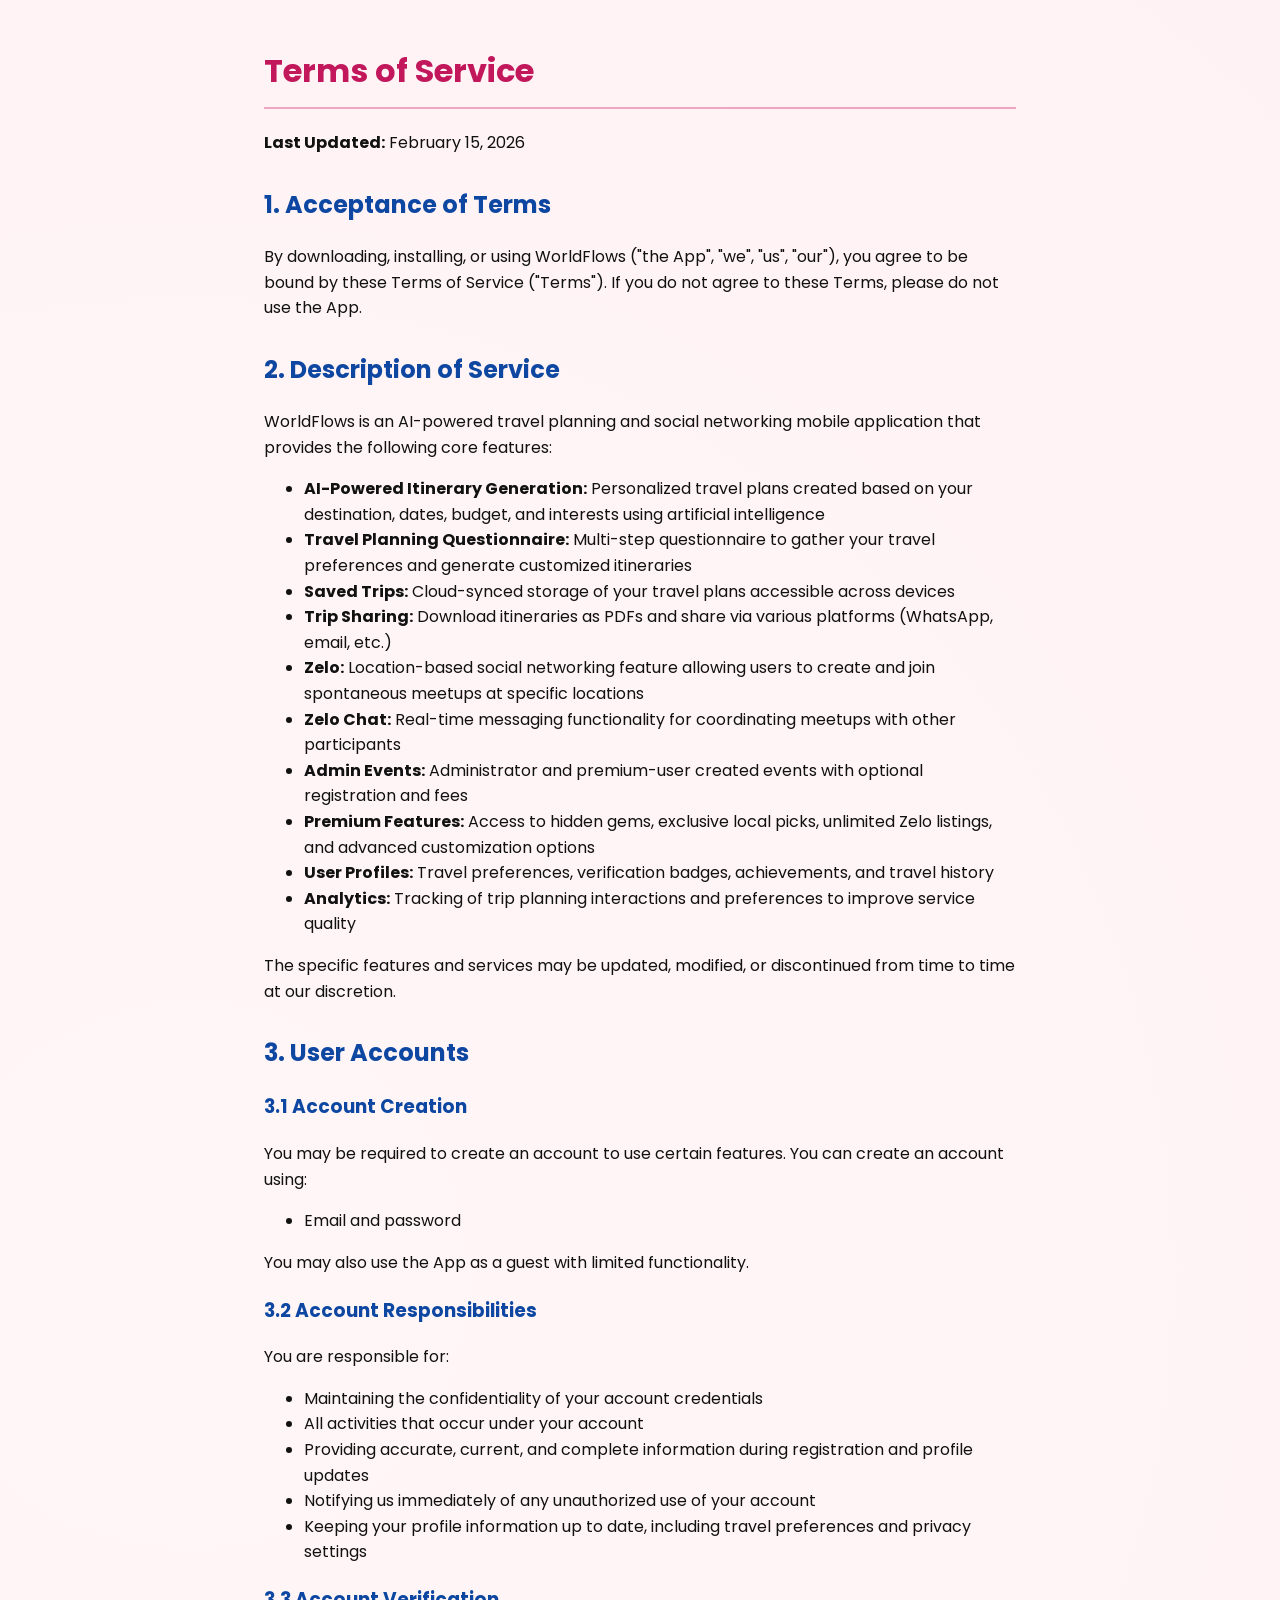
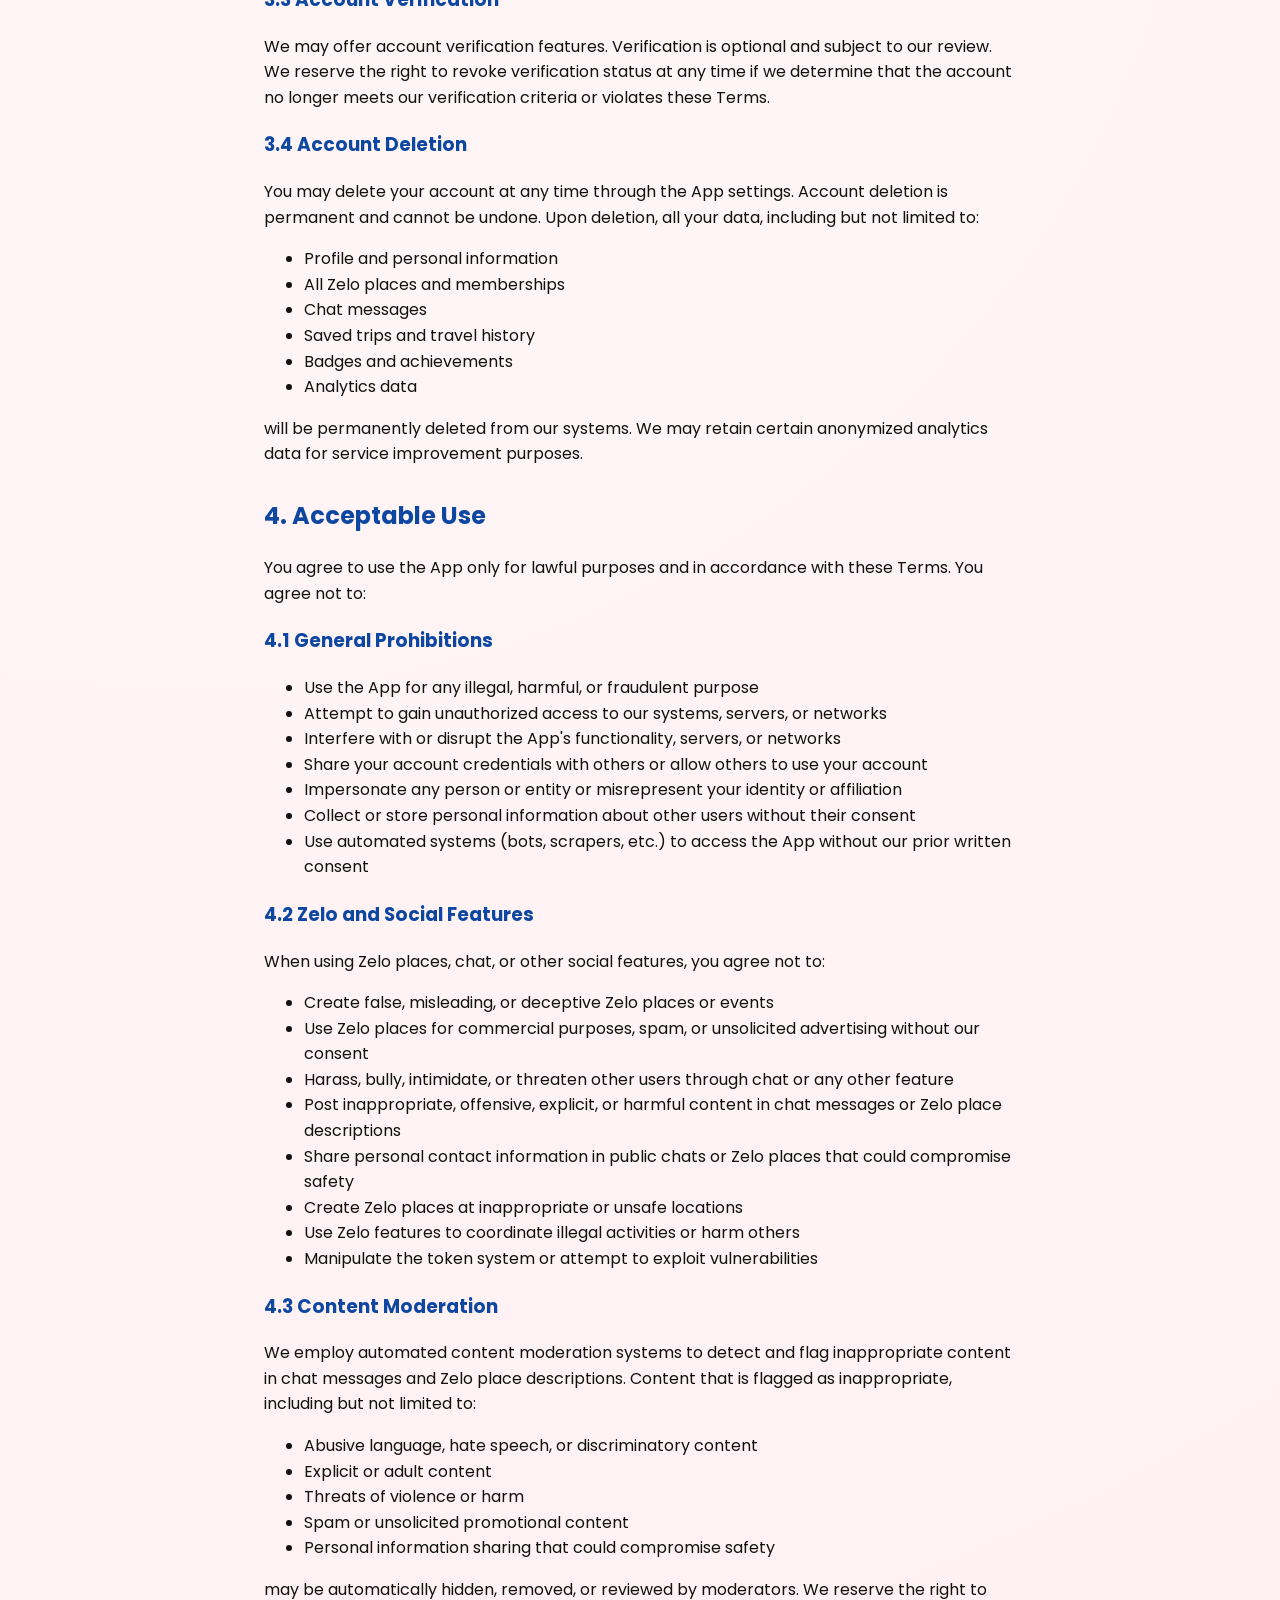
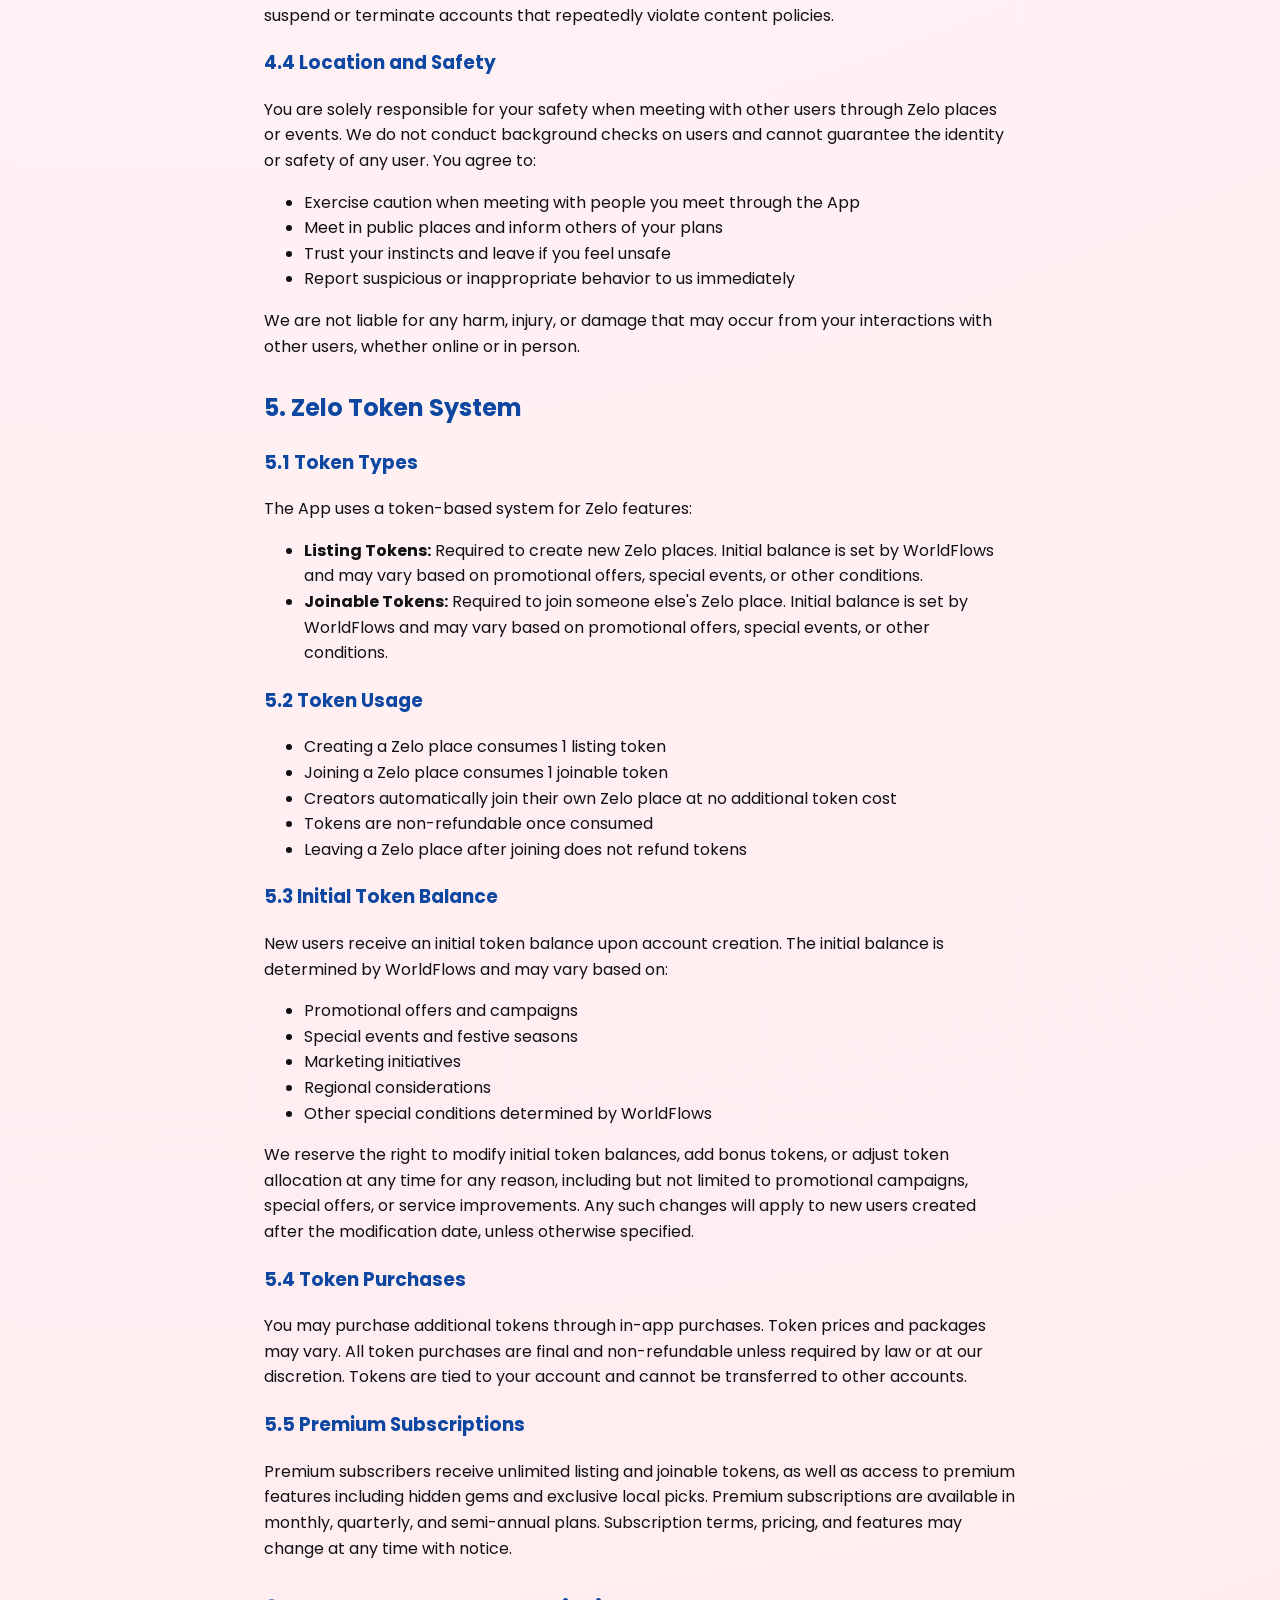
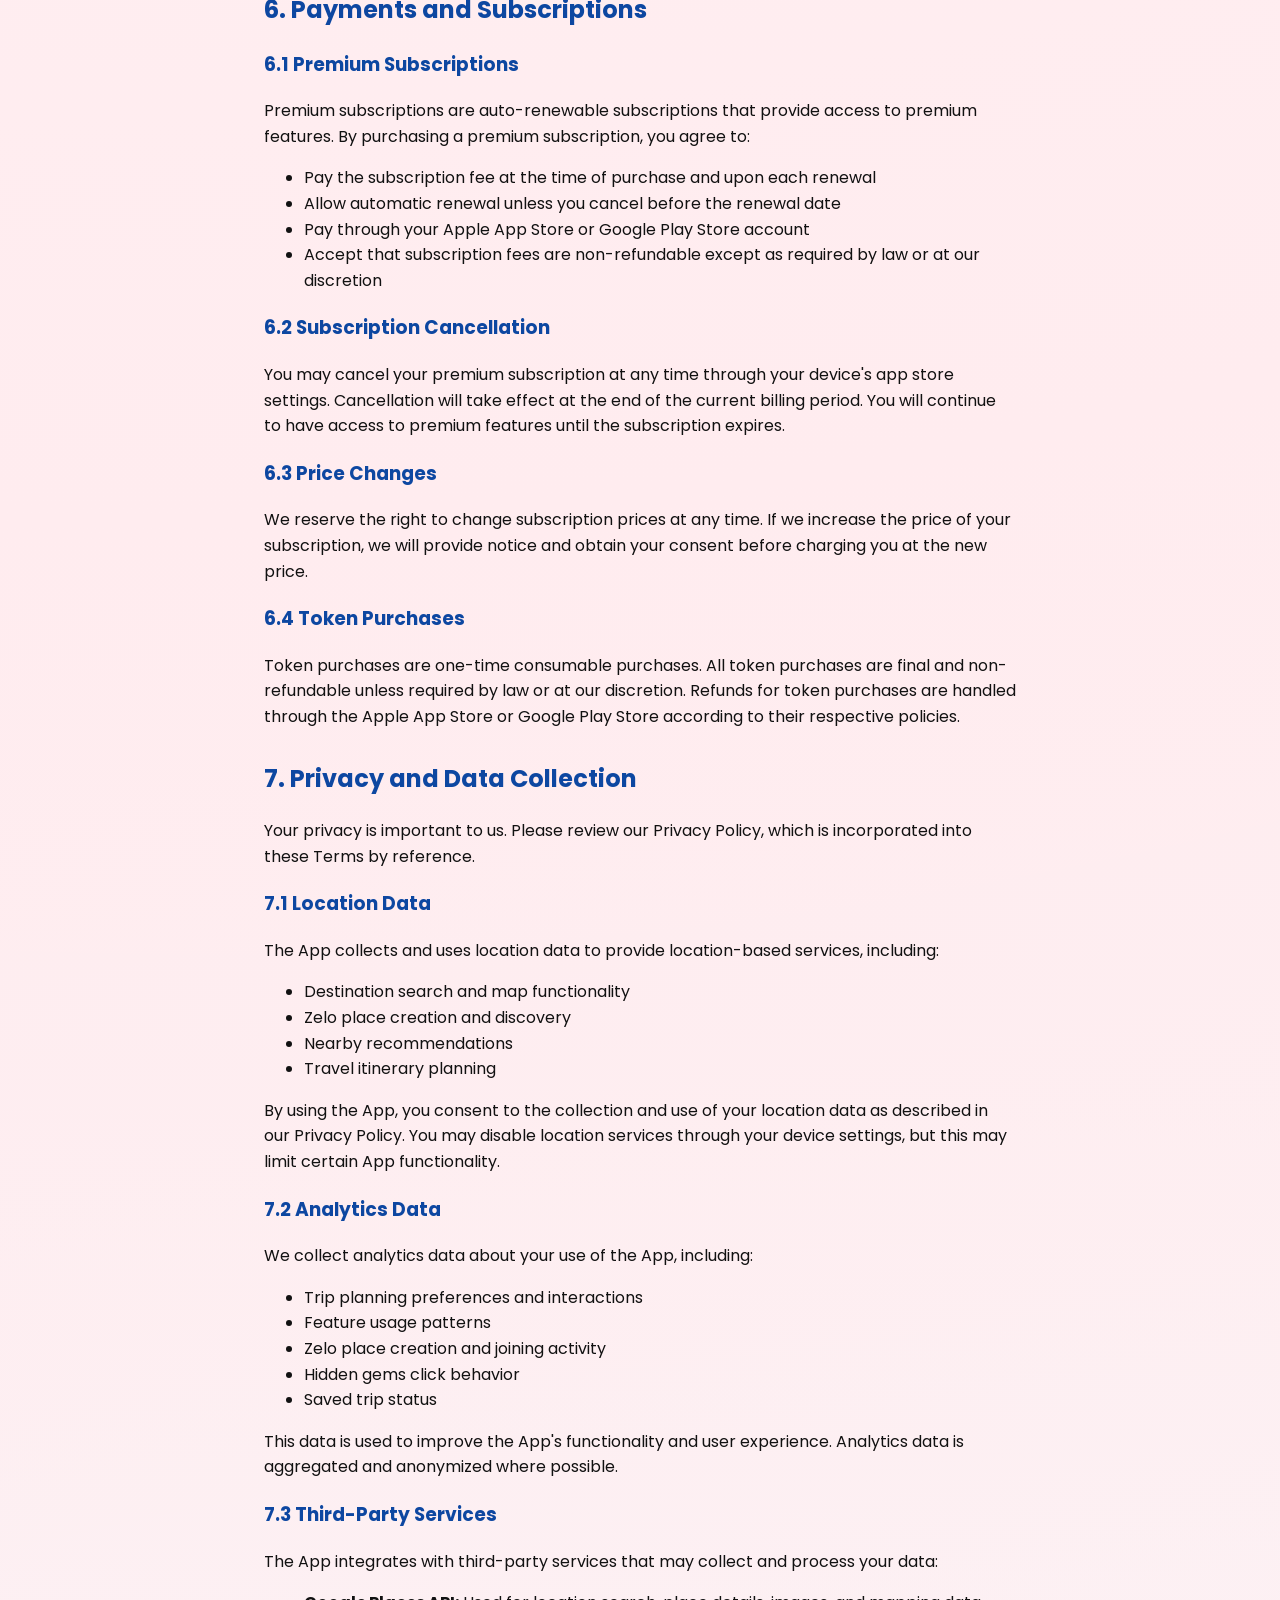
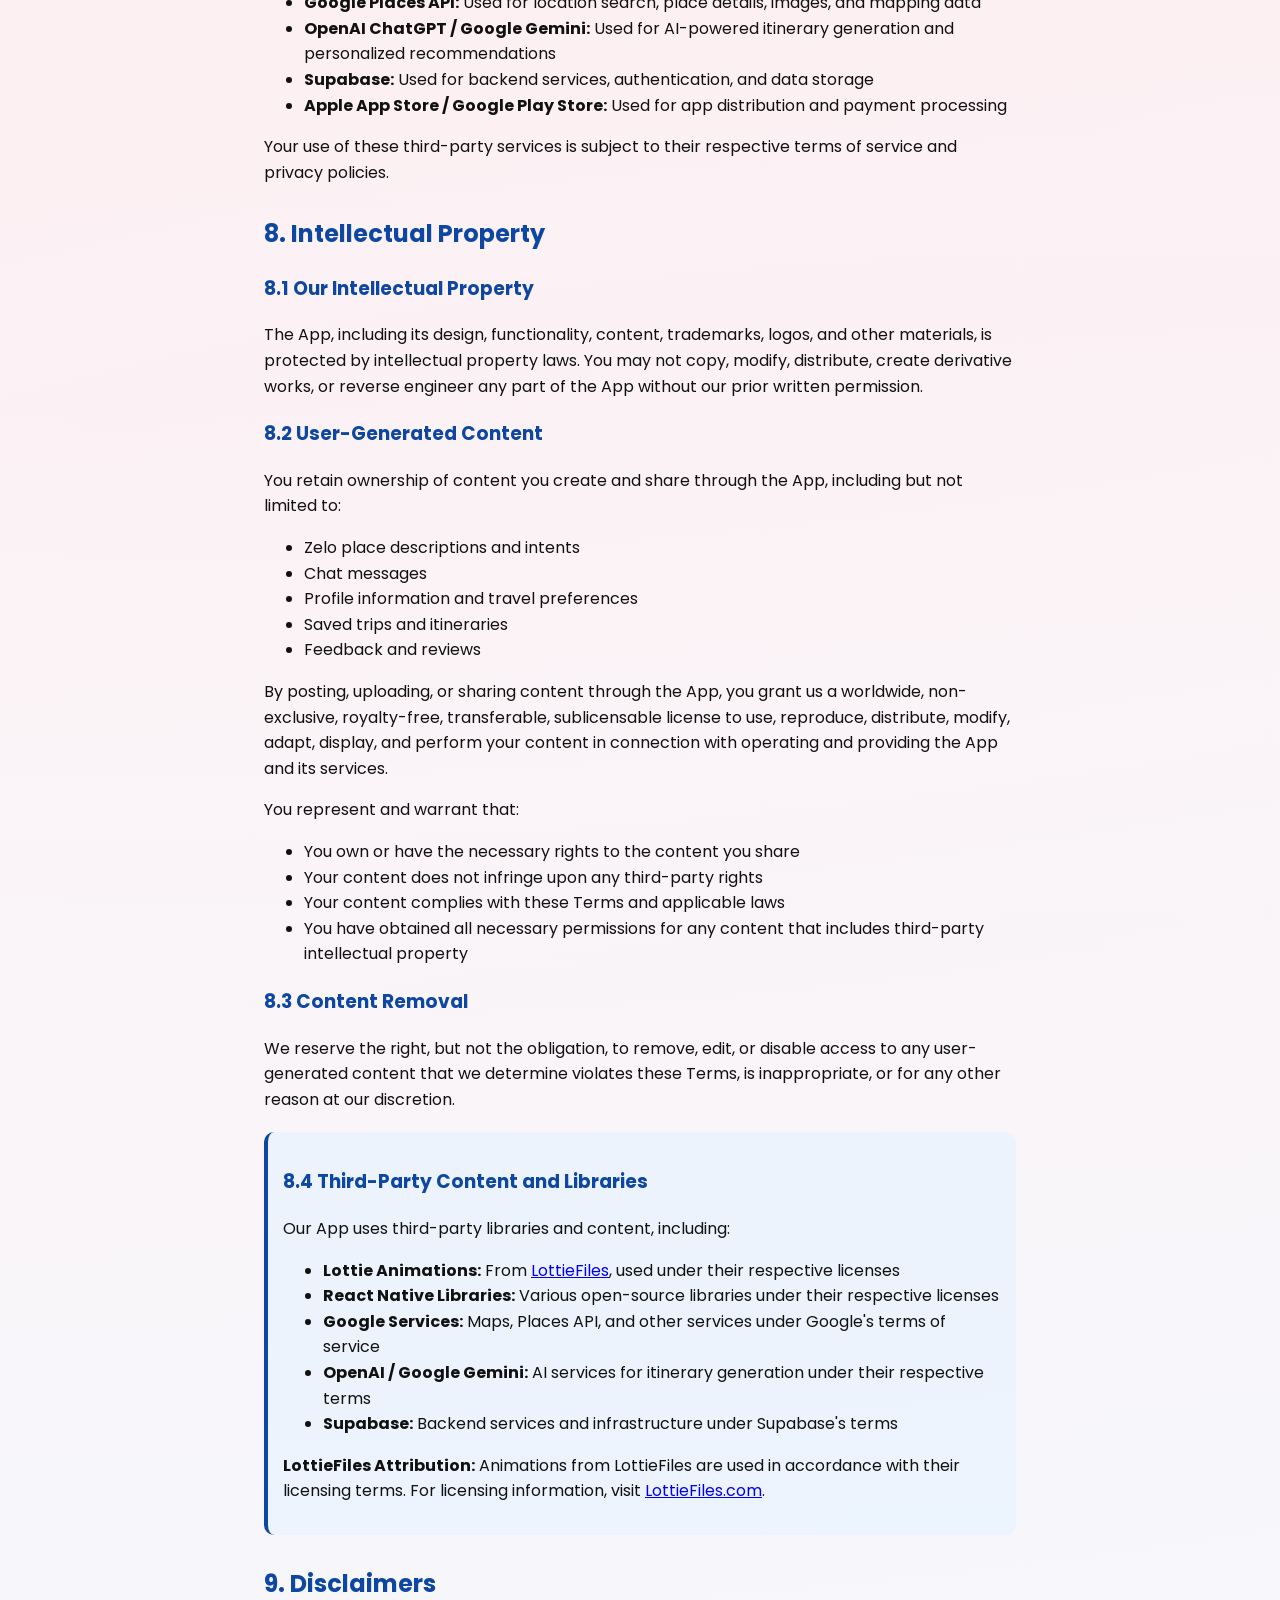
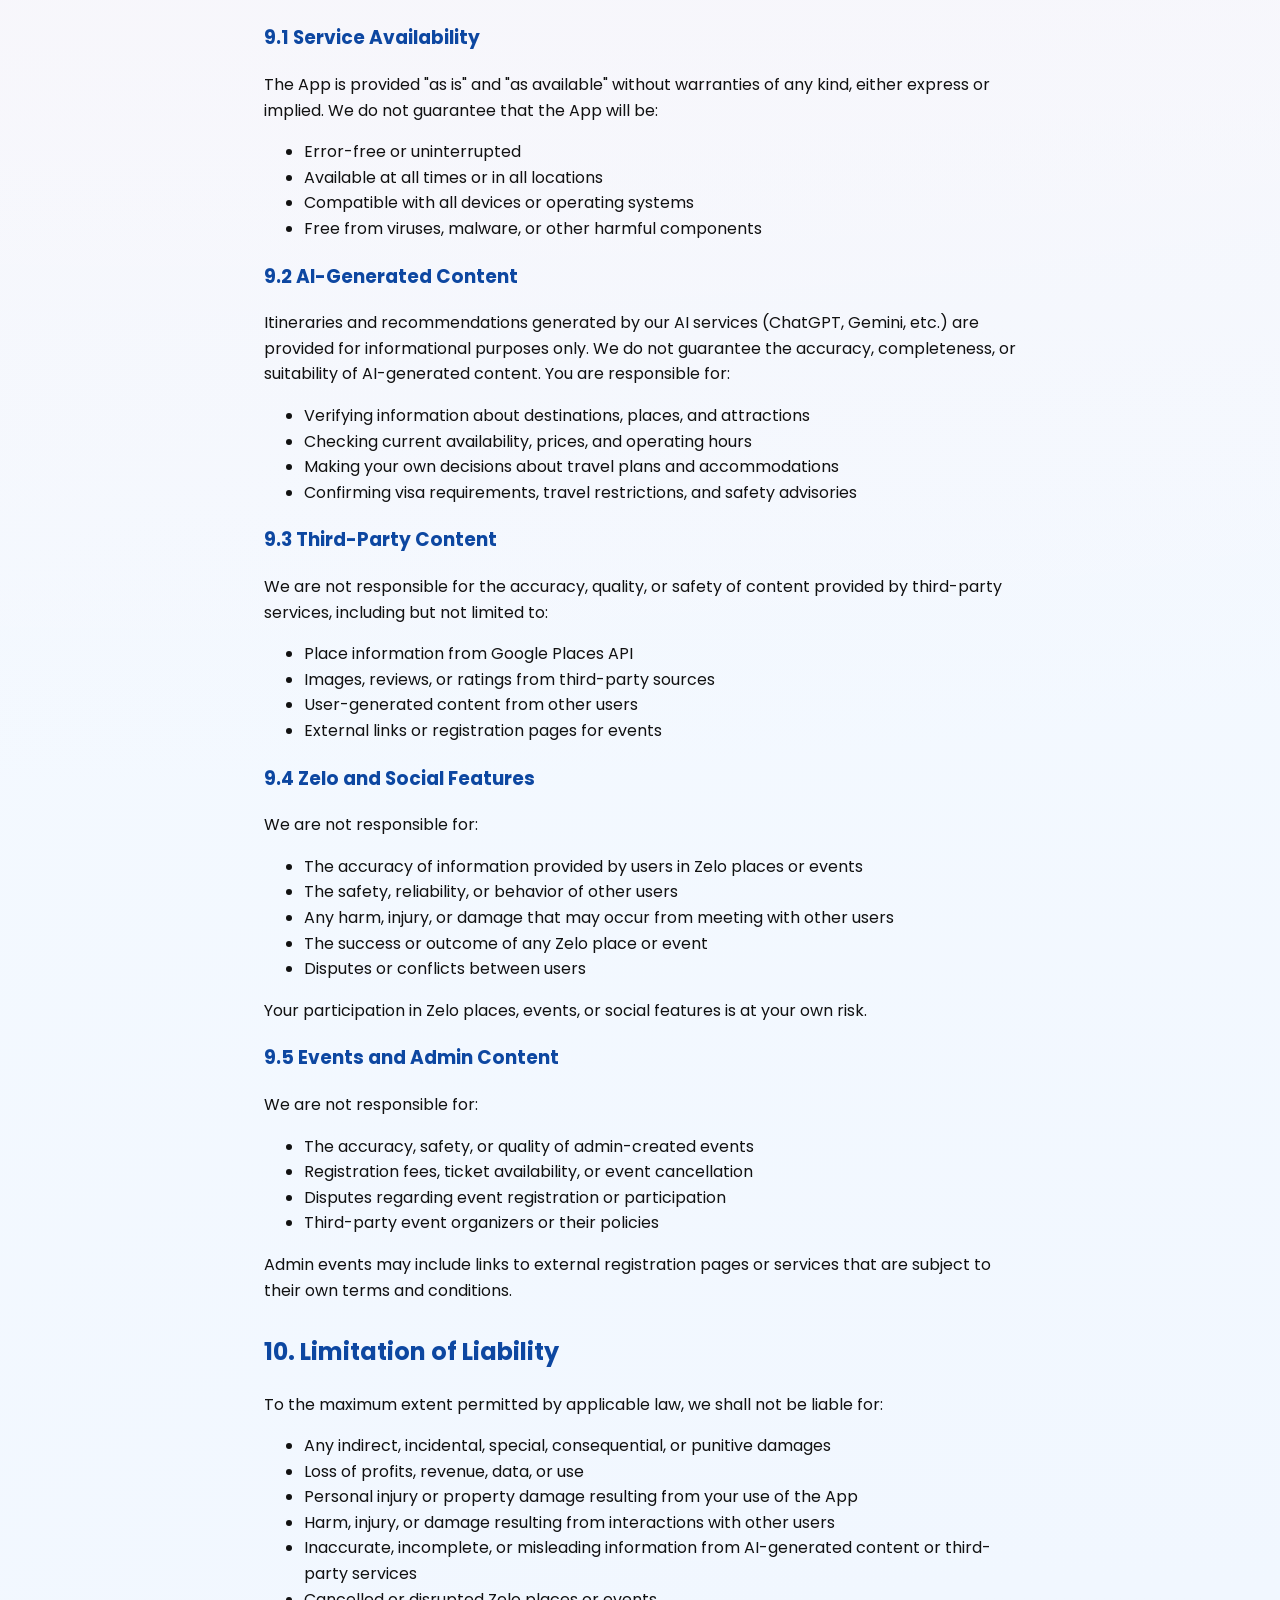
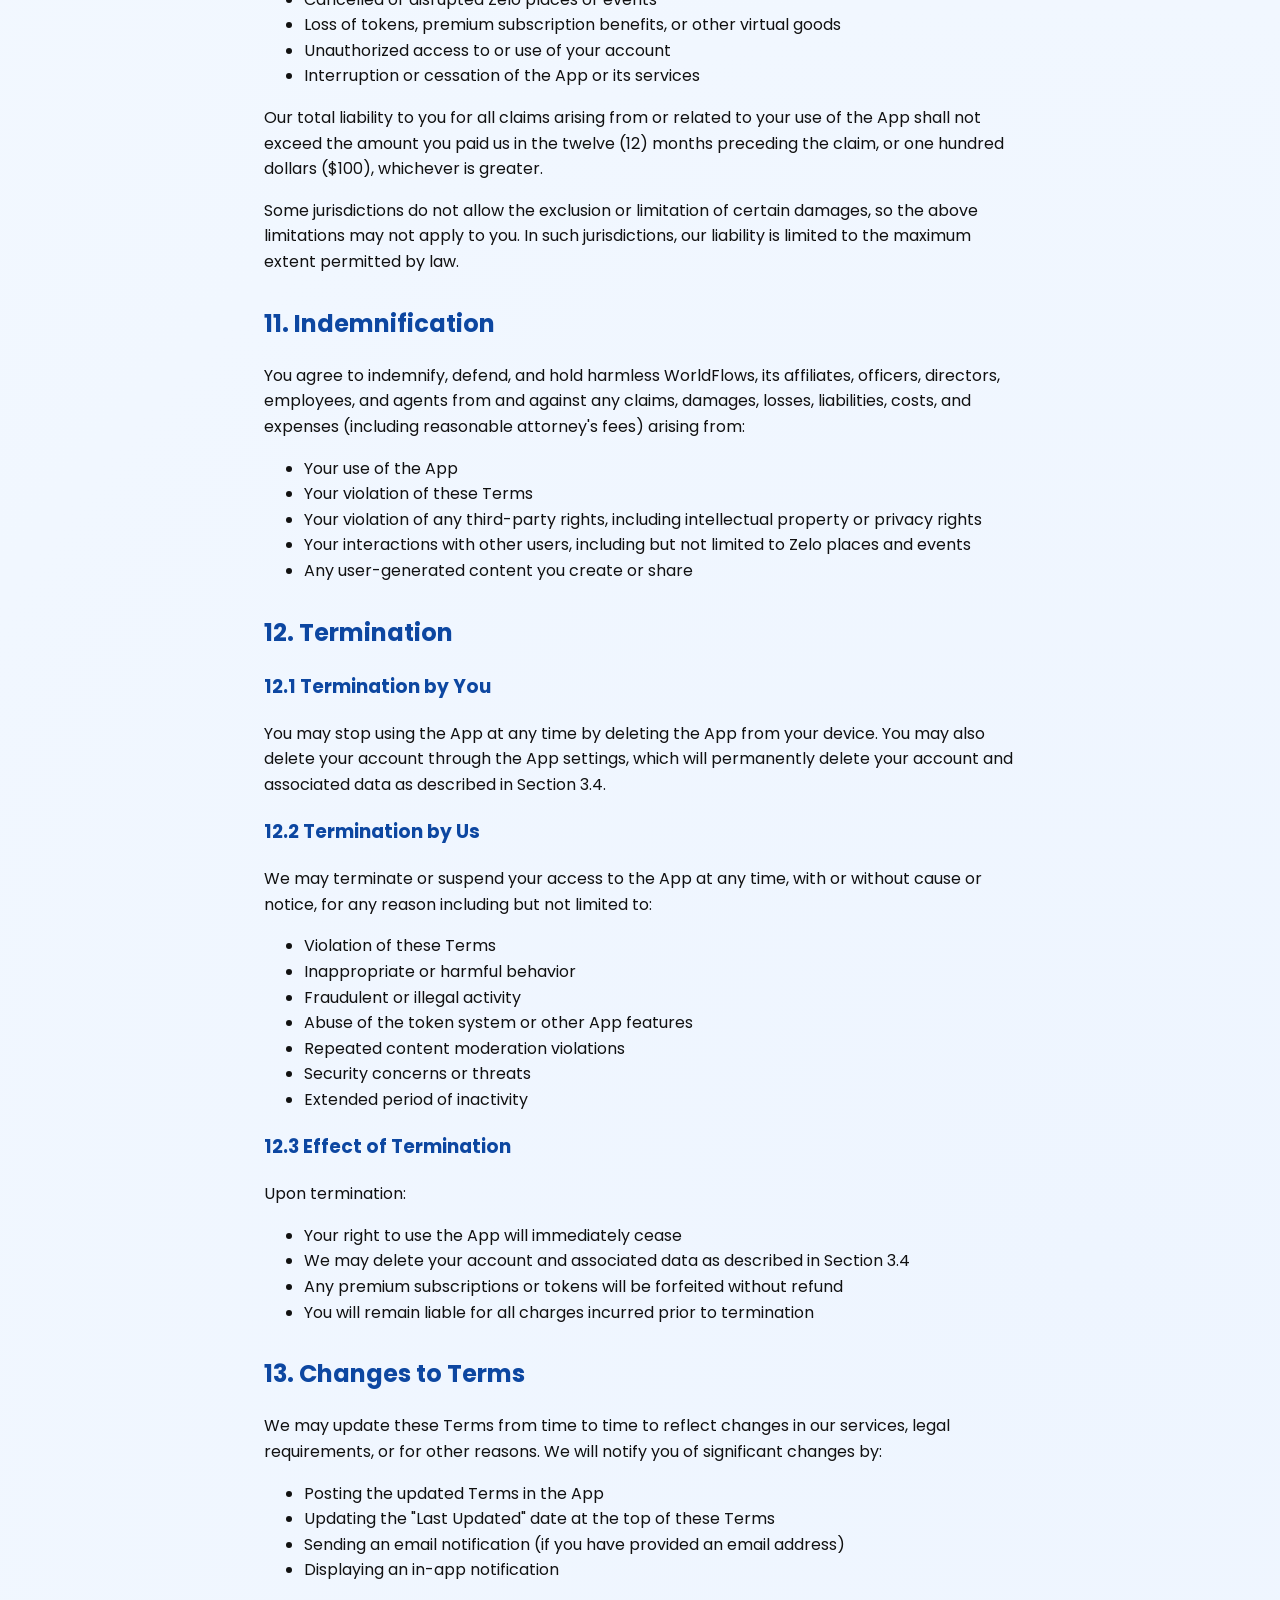
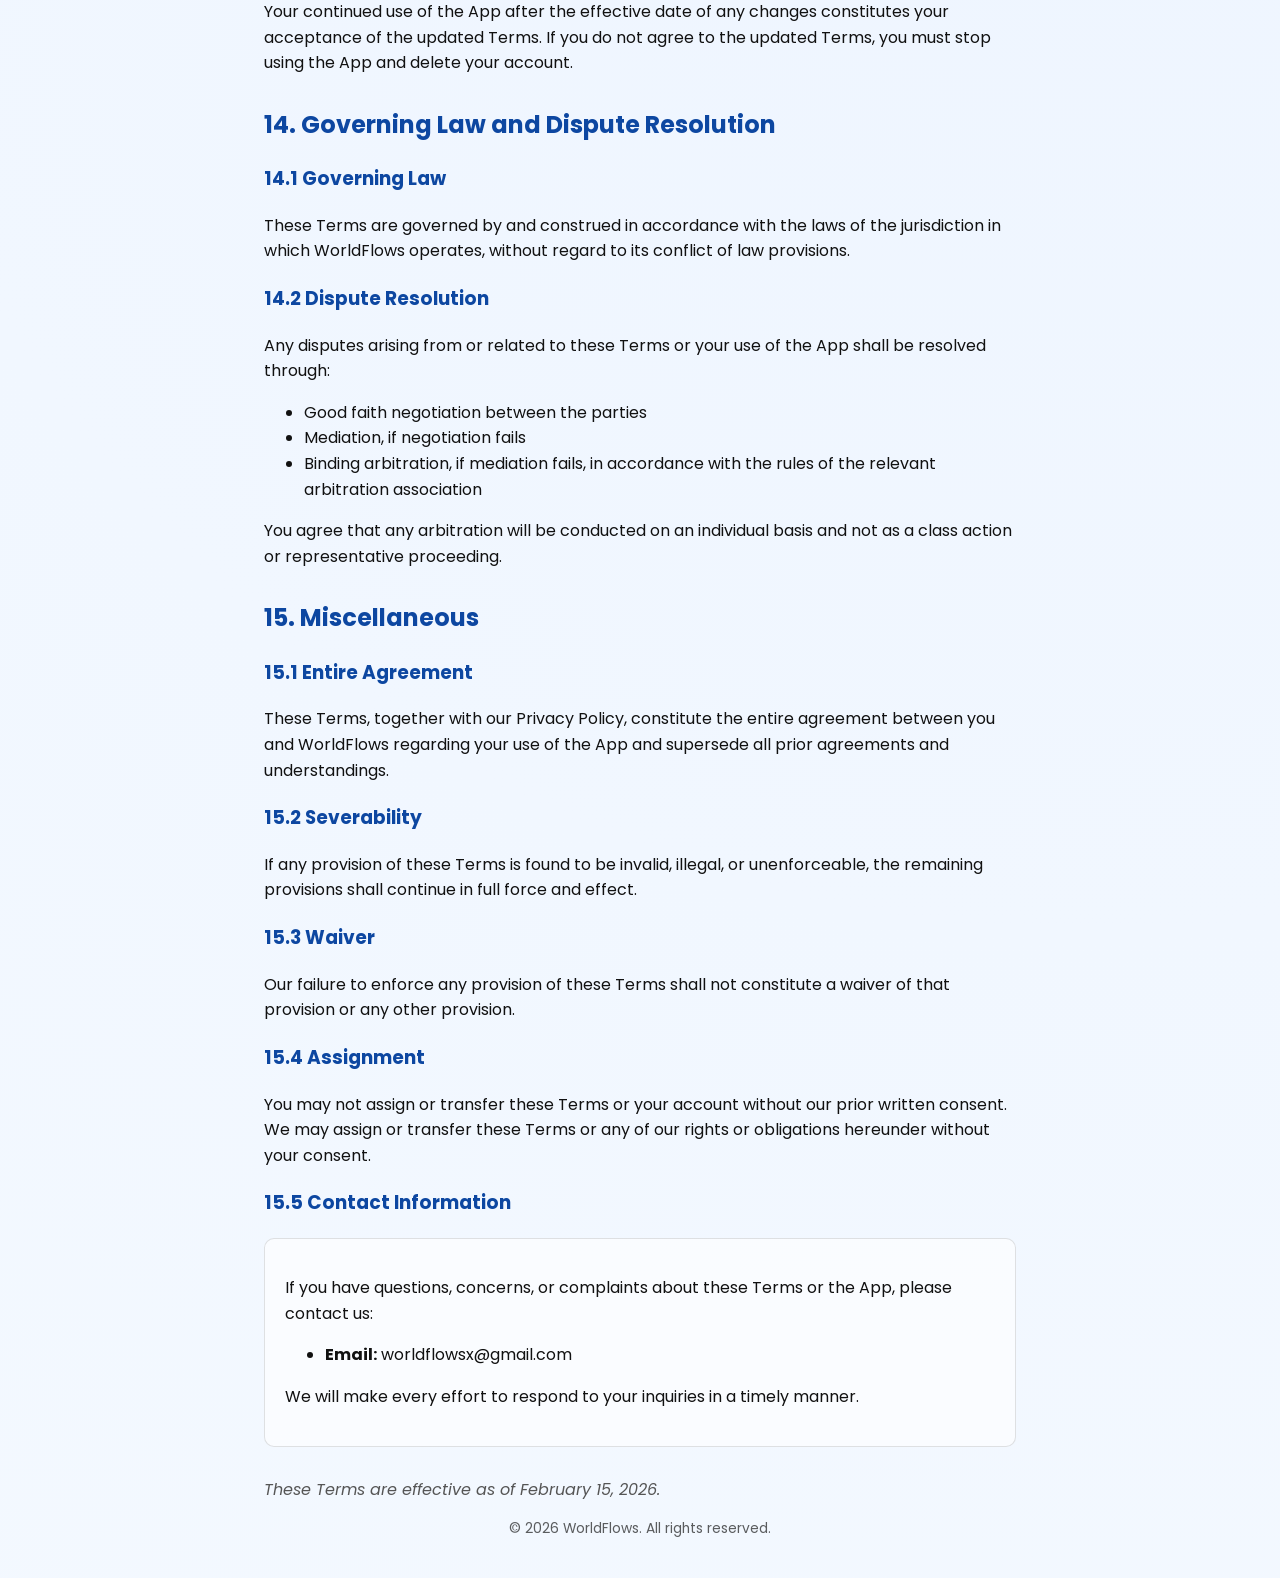
<file: terms.html>
<!DOCTYPE html>
<html lang="en">
<head>
    <meta charset="UTF-8">
    <meta name="viewport" content="width=device-width, initial-scale=1.0">
    <title>Terms of Service</title>
    <style>
        @import url('https://fonts.googleapis.com/css2?family=Poppins:wght@400;500;600;700&display=swap');

        :root {
            color-scheme: light;
        }

        * {
            box-sizing: border-box;
            font-family: inherit;
        }

        html {
            font-family: "Poppins", Arial, Helvetica, sans-serif;
            background:
                radial-gradient(circle at 15% 10%, #fff6f8 0%, #ffecef 35%, transparent 65%),
                radial-gradient(circle at 85% 85%, #eef5ff 0%, #f7fbff 35%, transparent 65%),
                linear-gradient(160deg, #f8f3ff 0%, #ffecec 45%, #f8fbff 100%);
        }

        body {
            line-height: 1.6;
            max-width: 800px;
            margin: 0 auto;
            padding: 24px;
            color: #111111;
            background: transparent;
        }

        h1 {
            color: #c2185b;
            border-bottom: 2px solid rgba(194, 24, 91, 0.35);
            padding-bottom: 10px;
        }

        h2,
        h3 {
            color: #0d47a1;
        }

        h2 {
            margin-top: 30px;
        }

        h3 {
            margin-top: 20px;
        }

        .contact {
            background: rgba(255, 255, 255, 0.6);
            padding: 20px;
            border-radius: 10px;
            margin: 20px 0;
            border: 1px solid rgba(17, 17, 17, 0.12);
        }

        .last-updated {
            font-style: italic;
            color: #555;
            margin-top: 30px;
        }

        .copyright {
            margin-top: 12px;
            font-size: 0.86rem;
            color: rgba(17, 17, 17, 0.68);
            text-align: center;
        }

        .attribution {
            background: rgba(232, 243, 255, 0.72);
            padding: 15px;
            border-radius: 10px;
            margin: 20px 0;
            border-left: 4px solid #0d47a1;
        }
    </style>
</head>
<body>
    <h1>Terms of Service</h1>
    
    <p><strong>Last Updated:</strong> February 15, 2026</p>
    
    <h2>1. Acceptance of Terms</h2>
    <p>By downloading, installing, or using WorldFlows ("the App", "we", "us", "our"), you agree to be bound by these Terms of Service ("Terms"). If you do not agree to these Terms, please do not use the App.</p>
    
    <h2>2. Description of Service</h2>
    <p>WorldFlows is an AI-powered travel planning and social networking mobile application that provides the following core features:</p>
    <ul>
        <li><strong>AI-Powered Itinerary Generation:</strong> Personalized travel plans created based on your destination, dates, budget, and interests using artificial intelligence</li>
        <li><strong>Travel Planning Questionnaire:</strong> Multi-step questionnaire to gather your travel preferences and generate customized itineraries</li>
        <li><strong>Saved Trips:</strong> Cloud-synced storage of your travel plans accessible across devices</li>
        <li><strong>Trip Sharing:</strong> Download itineraries as PDFs and share via various platforms (WhatsApp, email, etc.)</li>
        <li><strong>Zelo:</strong> Location-based social networking feature allowing users to create and join spontaneous meetups at specific locations</li>
        <li><strong>Zelo Chat:</strong> Real-time messaging functionality for coordinating meetups with other participants</li>
        <li><strong>Admin Events:</strong> Administrator and premium-user created events with optional registration and fees</li>
        <li><strong>Premium Features:</strong> Access to hidden gems, exclusive local picks, unlimited Zelo listings, and advanced customization options</li>
        <li><strong>User Profiles:</strong> Travel preferences, verification badges, achievements, and travel history</li>
        <li><strong>Analytics:</strong> Tracking of trip planning interactions and preferences to improve service quality</li>
    </ul>
    <p>The specific features and services may be updated, modified, or discontinued from time to time at our discretion.</p>
    
    <h2>3. User Accounts</h2>
    <h3>3.1 Account Creation</h3>
    <p>You may be required to create an account to use certain features. You can create an account using:</p>
    <ul>
        <li>Email and password</li>
    </ul>
    <p>You may also use the App as a guest with limited functionality.</p>
    
    <h3>3.2 Account Responsibilities</h3>
    <p>You are responsible for:</p>
    <ul>
        <li>Maintaining the confidentiality of your account credentials</li>
        <li>All activities that occur under your account</li>
        <li>Providing accurate, current, and complete information during registration and profile updates</li>
        <li>Notifying us immediately of any unauthorized use of your account</li>
        <li>Keeping your profile information up to date, including travel preferences and privacy settings</li>
    </ul>
    
    <h3>3.3 Account Verification</h3>
    <p>We may offer account verification features. Verification is optional and subject to our review. We reserve the right to revoke verification status at any time if we determine that the account no longer meets our verification criteria or violates these Terms.</p>
    
    <h3>3.4 Account Deletion</h3>
    <p>You may delete your account at any time through the App settings. Account deletion is permanent and cannot be undone. Upon deletion, all your data, including but not limited to:</p>
    <ul>
        <li>Profile and personal information</li>
        <li>All Zelo places and memberships</li>
        <li>Chat messages</li>
        <li>Saved trips and travel history</li>
        <li>Badges and achievements</li>
        <li>Analytics data</li>
    </ul>
    <p>will be permanently deleted from our systems. We may retain certain anonymized analytics data for service improvement purposes.</p>
    
    <h2>4. Acceptable Use</h2>
    <p>You agree to use the App only for lawful purposes and in accordance with these Terms. You agree not to:</p>
    
    <h3>4.1 General Prohibitions</h3>
    <ul>
        <li>Use the App for any illegal, harmful, or fraudulent purpose</li>
        <li>Attempt to gain unauthorized access to our systems, servers, or networks</li>
        <li>Interfere with or disrupt the App's functionality, servers, or networks</li>
        <li>Share your account credentials with others or allow others to use your account</li>
        <li>Impersonate any person or entity or misrepresent your identity or affiliation</li>
        <li>Collect or store personal information about other users without their consent</li>
        <li>Use automated systems (bots, scrapers, etc.) to access the App without our prior written consent</li>
    </ul>
    
    <h3>4.2 Zelo and Social Features</h3>
    <p>When using Zelo places, chat, or other social features, you agree not to:</p>
    <ul>
        <li>Create false, misleading, or deceptive Zelo places or events</li>
        <li>Use Zelo places for commercial purposes, spam, or unsolicited advertising without our consent</li>
        <li>Harass, bully, intimidate, or threaten other users through chat or any other feature</li>
        <li>Post inappropriate, offensive, explicit, or harmful content in chat messages or Zelo place descriptions</li>
        <li>Share personal contact information in public chats or Zelo places that could compromise safety</li>
        <li>Create Zelo places at inappropriate or unsafe locations</li>
        <li>Use Zelo features to coordinate illegal activities or harm others</li>
        <li>Manipulate the token system or attempt to exploit vulnerabilities</li>
    </ul>
    
    <h3>4.3 Content Moderation</h3>
    <p>We employ automated content moderation systems to detect and flag inappropriate content in chat messages and Zelo place descriptions. Content that is flagged as inappropriate, including but not limited to:</p>
    <ul>
        <li>Abusive language, hate speech, or discriminatory content</li>
        <li>Explicit or adult content</li>
        <li>Threats of violence or harm</li>
        <li>Spam or unsolicited promotional content</li>
        <li>Personal information sharing that could compromise safety</li>
    </ul>
    <p>may be automatically hidden, removed, or reviewed by moderators. We reserve the right to suspend or terminate accounts that repeatedly violate content policies.</p>
    
    <h3>4.4 Location and Safety</h3>
    <p>You are solely responsible for your safety when meeting with other users through Zelo places or events. We do not conduct background checks on users and cannot guarantee the identity or safety of any user. You agree to:</p>
    <ul>
        <li>Exercise caution when meeting with people you meet through the App</li>
        <li>Meet in public places and inform others of your plans</li>
        <li>Trust your instincts and leave if you feel unsafe</li>
        <li>Report suspicious or inappropriate behavior to us immediately</li>
    </ul>
    <p>We are not liable for any harm, injury, or damage that may occur from your interactions with other users, whether online or in person.</p>
    
    <h2>5. Zelo Token System</h2>
    <h3>5.1 Token Types</h3>
    <p>The App uses a token-based system for Zelo features:</p>
    <ul>
        <li><strong>Listing Tokens:</strong> Required to create new Zelo places. Initial balance is set by WorldFlows and may vary based on promotional offers, special events, or other conditions.</li>
        <li><strong>Joinable Tokens:</strong> Required to join someone else's Zelo place. Initial balance is set by WorldFlows and may vary based on promotional offers, special events, or other conditions.</li>
    </ul>
    
    <h3>5.2 Token Usage</h3>
    <ul>
        <li>Creating a Zelo place consumes 1 listing token</li>
        <li>Joining a Zelo place consumes 1 joinable token</li>
        <li>Creators automatically join their own Zelo place at no additional token cost</li>
        <li>Tokens are non-refundable once consumed</li>
        <li>Leaving a Zelo place after joining does not refund tokens</li>
    </ul>
    
    <h3>5.3 Initial Token Balance</h3>
    <p>New users receive an initial token balance upon account creation. The initial balance is determined by WorldFlows and may vary based on:</p>
    <ul>
        <li>Promotional offers and campaigns</li>
        <li>Special events and festive seasons</li>
        <li>Marketing initiatives</li>
        <li>Regional considerations</li>
        <li>Other special conditions determined by WorldFlows</li>
    </ul>
    <p>We reserve the right to modify initial token balances, add bonus tokens, or adjust token allocation at any time for any reason, including but not limited to promotional campaigns, special offers, or service improvements. Any such changes will apply to new users created after the modification date, unless otherwise specified.</p>
    
    <h3>5.4 Token Purchases</h3>
    <p>You may purchase additional tokens through in-app purchases. Token prices and packages may vary. All token purchases are final and non-refundable unless required by law or at our discretion. Tokens are tied to your account and cannot be transferred to other accounts.</p>
    
    <h3>5.5 Premium Subscriptions</h3>
    <p>Premium subscribers receive unlimited listing and joinable tokens, as well as access to premium features including hidden gems and exclusive local picks. Premium subscriptions are available in monthly, quarterly, and semi-annual plans. Subscription terms, pricing, and features may change at any time with notice.</p>
    
    <h2>6. Payments and Subscriptions</h2>
    <h3>6.1 Premium Subscriptions</h3>
    <p>Premium subscriptions are auto-renewable subscriptions that provide access to premium features. By purchasing a premium subscription, you agree to:</p>
    <ul>
        <li>Pay the subscription fee at the time of purchase and upon each renewal</li>
        <li>Allow automatic renewal unless you cancel before the renewal date</li>
        <li>Pay through your Apple App Store or Google Play Store account</li>
        <li>Accept that subscription fees are non-refundable except as required by law or at our discretion</li>
    </ul>
    
    <h3>6.2 Subscription Cancellation</h3>
    <p>You may cancel your premium subscription at any time through your device's app store settings. Cancellation will take effect at the end of the current billing period. You will continue to have access to premium features until the subscription expires.</p>
    
    <h3>6.3 Price Changes</h3>
    <p>We reserve the right to change subscription prices at any time. If we increase the price of your subscription, we will provide notice and obtain your consent before charging you at the new price.</p>
    
    <h3>6.4 Token Purchases</h3>
    <p>Token purchases are one-time consumable purchases. All token purchases are final and non-refundable unless required by law or at our discretion. Refunds for token purchases are handled through the Apple App Store or Google Play Store according to their respective policies.</p>
    
    <h2>7. Privacy and Data Collection</h2>
    <p>Your privacy is important to us. Please review our Privacy Policy, which is incorporated into these Terms by reference.</p>
    
    <h3>7.1 Location Data</h3>
    <p>The App collects and uses location data to provide location-based services, including:</p>
    <ul>
        <li>Destination search and map functionality</li>
        <li>Zelo place creation and discovery</li>
        <li>Nearby recommendations</li>
        <li>Travel itinerary planning</li>
    </ul>
    <p>By using the App, you consent to the collection and use of your location data as described in our Privacy Policy. You may disable location services through your device settings, but this may limit certain App functionality.</p>
    
    <h3>7.2 Analytics Data</h3>
    <p>We collect analytics data about your use of the App, including:</p>
    <ul>
        <li>Trip planning preferences and interactions</li>
        <li>Feature usage patterns</li>
        <li>Zelo place creation and joining activity</li>
        <li>Hidden gems click behavior</li>
        <li>Saved trip status</li>
    </ul>
    <p>This data is used to improve the App's functionality and user experience. Analytics data is aggregated and anonymized where possible.</p>
    
    <h3>7.3 Third-Party Services</h3>
    <p>The App integrates with third-party services that may collect and process your data:</p>
    <ul>
        <li><strong>Google Places API:</strong> Used for location search, place details, images, and mapping data</li>
        <li><strong>OpenAI ChatGPT / Google Gemini:</strong> Used for AI-powered itinerary generation and personalized recommendations</li>
        <li><strong>Supabase:</strong> Used for backend services, authentication, and data storage</li>
        <li><strong>Apple App Store / Google Play Store:</strong> Used for app distribution and payment processing</li>
    </ul>
    <p>Your use of these third-party services is subject to their respective terms of service and privacy policies.</p>
    
    <h2>8. Intellectual Property</h2>
    <h3>8.1 Our Intellectual Property</h3>
    <p>The App, including its design, functionality, content, trademarks, logos, and other materials, is protected by intellectual property laws. You may not copy, modify, distribute, create derivative works, or reverse engineer any part of the App without our prior written permission.</p>
    
    <h3>8.2 User-Generated Content</h3>
    <p>You retain ownership of content you create and share through the App, including but not limited to:</p>
    <ul>
        <li>Zelo place descriptions and intents</li>
        <li>Chat messages</li>
        <li>Profile information and travel preferences</li>
        <li>Saved trips and itineraries</li>
        <li>Feedback and reviews</li>
    </ul>
    <p>By posting, uploading, or sharing content through the App, you grant us a worldwide, non-exclusive, royalty-free, transferable, sublicensable license to use, reproduce, distribute, modify, adapt, display, and perform your content in connection with operating and providing the App and its services.</p>
    
    <p>You represent and warrant that:</p>
    <ul>
        <li>You own or have the necessary rights to the content you share</li>
        <li>Your content does not infringe upon any third-party rights</li>
        <li>Your content complies with these Terms and applicable laws</li>
        <li>You have obtained all necessary permissions for any content that includes third-party intellectual property</li>
    </ul>
    
    <h3>8.3 Content Removal</h3>
    <p>We reserve the right, but not the obligation, to remove, edit, or disable access to any user-generated content that we determine violates these Terms, is inappropriate, or for any other reason at our discretion.</p>
    
    <div class="attribution">
        <h3>8.4 Third-Party Content and Libraries</h3>
        <p>Our App uses third-party libraries and content, including:</p>
        <ul>
            <li><strong>Lottie Animations:</strong> From <a href="https://lottiefiles.com/" target="_blank" rel="noopener">LottieFiles</a>, used under their respective licenses</li>
            <li><strong>React Native Libraries:</strong> Various open-source libraries under their respective licenses</li>
            <li><strong>Google Services:</strong> Maps, Places API, and other services under Google's terms of service</li>
            <li><strong>OpenAI / Google Gemini:</strong> AI services for itinerary generation under their respective terms</li>
            <li><strong>Supabase:</strong> Backend services and infrastructure under Supabase's terms</li>
        </ul>
        <p><strong>LottieFiles Attribution:</strong> Animations from LottieFiles are used in accordance with their licensing terms. For licensing information, visit <a href="https://lottiefiles.com/" target="_blank" rel="noopener">LottieFiles.com</a>.</p>
    </div>
    
    <h2>9. Disclaimers</h2>
    <h3>9.1 Service Availability</h3>
    <p>The App is provided "as is" and "as available" without warranties of any kind, either express or implied. We do not guarantee that the App will be:</p>
    <ul>
        <li>Error-free or uninterrupted</li>
        <li>Available at all times or in all locations</li>
        <li>Compatible with all devices or operating systems</li>
        <li>Free from viruses, malware, or other harmful components</li>
    </ul>
    
    <h3>9.2 AI-Generated Content</h3>
    <p>Itineraries and recommendations generated by our AI services (ChatGPT, Gemini, etc.) are provided for informational purposes only. We do not guarantee the accuracy, completeness, or suitability of AI-generated content. You are responsible for:</p>
    <ul>
        <li>Verifying information about destinations, places, and attractions</li>
        <li>Checking current availability, prices, and operating hours</li>
        <li>Making your own decisions about travel plans and accommodations</li>
        <li>Confirming visa requirements, travel restrictions, and safety advisories</li>
    </ul>
    
    <h3>9.3 Third-Party Content</h3>
    <p>We are not responsible for the accuracy, quality, or safety of content provided by third-party services, including but not limited to:</p>
    <ul>
        <li>Place information from Google Places API</li>
        <li>Images, reviews, or ratings from third-party sources</li>
        <li>User-generated content from other users</li>
        <li>External links or registration pages for events</li>
    </ul>
    
    <h3>9.4 Zelo and Social Features</h3>
    <p>We are not responsible for:</p>
    <ul>
        <li>The accuracy of information provided by users in Zelo places or events</li>
        <li>The safety, reliability, or behavior of other users</li>
        <li>Any harm, injury, or damage that may occur from meeting with other users</li>
        <li>The success or outcome of any Zelo place or event</li>
        <li>Disputes or conflicts between users</li>
    </ul>
    <p>Your participation in Zelo places, events, or social features is at your own risk.</p>
    
    <h3>9.5 Events and Admin Content</h3>
    <p>We are not responsible for:</p>
    <ul>
        <li>The accuracy, safety, or quality of admin-created events</li>
        <li>Registration fees, ticket availability, or event cancellation</li>
        <li>Disputes regarding event registration or participation</li>
        <li>Third-party event organizers or their policies</li>
    </ul>
    <p>Admin events may include links to external registration pages or services that are subject to their own terms and conditions.</p>
    
    <h2>10. Limitation of Liability</h2>
    <p>To the maximum extent permitted by applicable law, we shall not be liable for:</p>
    <ul>
        <li>Any indirect, incidental, special, consequential, or punitive damages</li>
        <li>Loss of profits, revenue, data, or use</li>
        <li>Personal injury or property damage resulting from your use of the App</li>
        <li>Harm, injury, or damage resulting from interactions with other users</li>
        <li>Inaccurate, incomplete, or misleading information from AI-generated content or third-party services</li>
        <li>Cancelled or disrupted Zelo places or events</li>
        <li>Loss of tokens, premium subscription benefits, or other virtual goods</li>
        <li>Unauthorized access to or use of your account</li>
        <li>Interruption or cessation of the App or its services</li>
    </ul>
    <p>Our total liability to you for all claims arising from or related to your use of the App shall not exceed the amount you paid us in the twelve (12) months preceding the claim, or one hundred dollars ($100), whichever is greater.</p>
    
    <p>Some jurisdictions do not allow the exclusion or limitation of certain damages, so the above limitations may not apply to you. In such jurisdictions, our liability is limited to the maximum extent permitted by law.</p>
    
    <h2>11. Indemnification</h2>
    <p>You agree to indemnify, defend, and hold harmless WorldFlows, its affiliates, officers, directors, employees, and agents from and against any claims, damages, losses, liabilities, costs, and expenses (including reasonable attorney's fees) arising from:</p>
    <ul>
        <li>Your use of the App</li>
        <li>Your violation of these Terms</li>
        <li>Your violation of any third-party rights, including intellectual property or privacy rights</li>
        <li>Your interactions with other users, including but not limited to Zelo places and events</li>
        <li>Any user-generated content you create or share</li>
    </ul>
    
    <h2>12. Termination</h2>
    <h3>12.1 Termination by You</h3>
    <p>You may stop using the App at any time by deleting the App from your device. You may also delete your account through the App settings, which will permanently delete your account and associated data as described in Section 3.4.</p>
    
    <h3>12.2 Termination by Us</h3>
    <p>We may terminate or suspend your access to the App at any time, with or without cause or notice, for any reason including but not limited to:</p>
    <ul>
        <li>Violation of these Terms</li>
        <li>Inappropriate or harmful behavior</li>
        <li>Fraudulent or illegal activity</li>
        <li>Abuse of the token system or other App features</li>
        <li>Repeated content moderation violations</li>
        <li>Security concerns or threats</li>
        <li>Extended period of inactivity</li>
    </ul>
    
    <h3>12.3 Effect of Termination</h3>
    <p>Upon termination:</p>
    <ul>
        <li>Your right to use the App will immediately cease</li>
        <li>We may delete your account and associated data as described in Section 3.4</li>
        <li>Any premium subscriptions or tokens will be forfeited without refund</li>
        <li>You will remain liable for all charges incurred prior to termination</li>
    </ul>
    
    <h2>13. Changes to Terms</h2>
    <p>We may update these Terms from time to time to reflect changes in our services, legal requirements, or for other reasons. We will notify you of significant changes by:</p>
    <ul>
        <li>Posting the updated Terms in the App</li>
        <li>Updating the "Last Updated" date at the top of these Terms</li>
        <li>Sending an email notification (if you have provided an email address)</li>
        <li>Displaying an in-app notification</li>
    </ul>
    <p>Your continued use of the App after the effective date of any changes constitutes your acceptance of the updated Terms. If you do not agree to the updated Terms, you must stop using the App and delete your account.</p>
    
    <h2>14. Governing Law and Dispute Resolution</h2>
    <h3>14.1 Governing Law</h3>
    <p>These Terms are governed by and construed in accordance with the laws of the jurisdiction in which WorldFlows operates, without regard to its conflict of law provisions.</p>
    
    <h3>14.2 Dispute Resolution</h3>
    <p>Any disputes arising from or related to these Terms or your use of the App shall be resolved through:</p>
    <ul>
        <li>Good faith negotiation between the parties</li>
        <li>Mediation, if negotiation fails</li>
        <li>Binding arbitration, if mediation fails, in accordance with the rules of the relevant arbitration association</li>
    </ul>
    <p>You agree that any arbitration will be conducted on an individual basis and not as a class action or representative proceeding.</p>
    
    <h2>15. Miscellaneous</h2>
    <h3>15.1 Entire Agreement</h3>
    <p>These Terms, together with our Privacy Policy, constitute the entire agreement between you and WorldFlows regarding your use of the App and supersede all prior agreements and understandings.</p>
    
    <h3>15.2 Severability</h3>
    <p>If any provision of these Terms is found to be invalid, illegal, or unenforceable, the remaining provisions shall continue in full force and effect.</p>
    
    <h3>15.3 Waiver</h3>
    <p>Our failure to enforce any provision of these Terms shall not constitute a waiver of that provision or any other provision.</p>
    
    <h3>15.4 Assignment</h3>
    <p>You may not assign or transfer these Terms or your account without our prior written consent. We may assign or transfer these Terms or any of our rights or obligations hereunder without your consent.</p>
    
    <h3>15.5 Contact Information</h3>
    <div class="contact">
        <p>If you have questions, concerns, or complaints about these Terms or the App, please contact us:</p>
        <ul>
            <li><strong>Email:</strong> worldflowsx@gmail.com</li>
        </ul>
        <p>We will make every effort to respond to your inquiries in a timely manner.</p>
    </div>
    
    <div class="last-updated">
        <p>These Terms are effective as of February 15, 2026.</p>
    </div>

    <div class="copyright">
        <p>© 2026 WorldFlows. All rights reserved.</p>
    </div>
</body>
</html>
</file>
